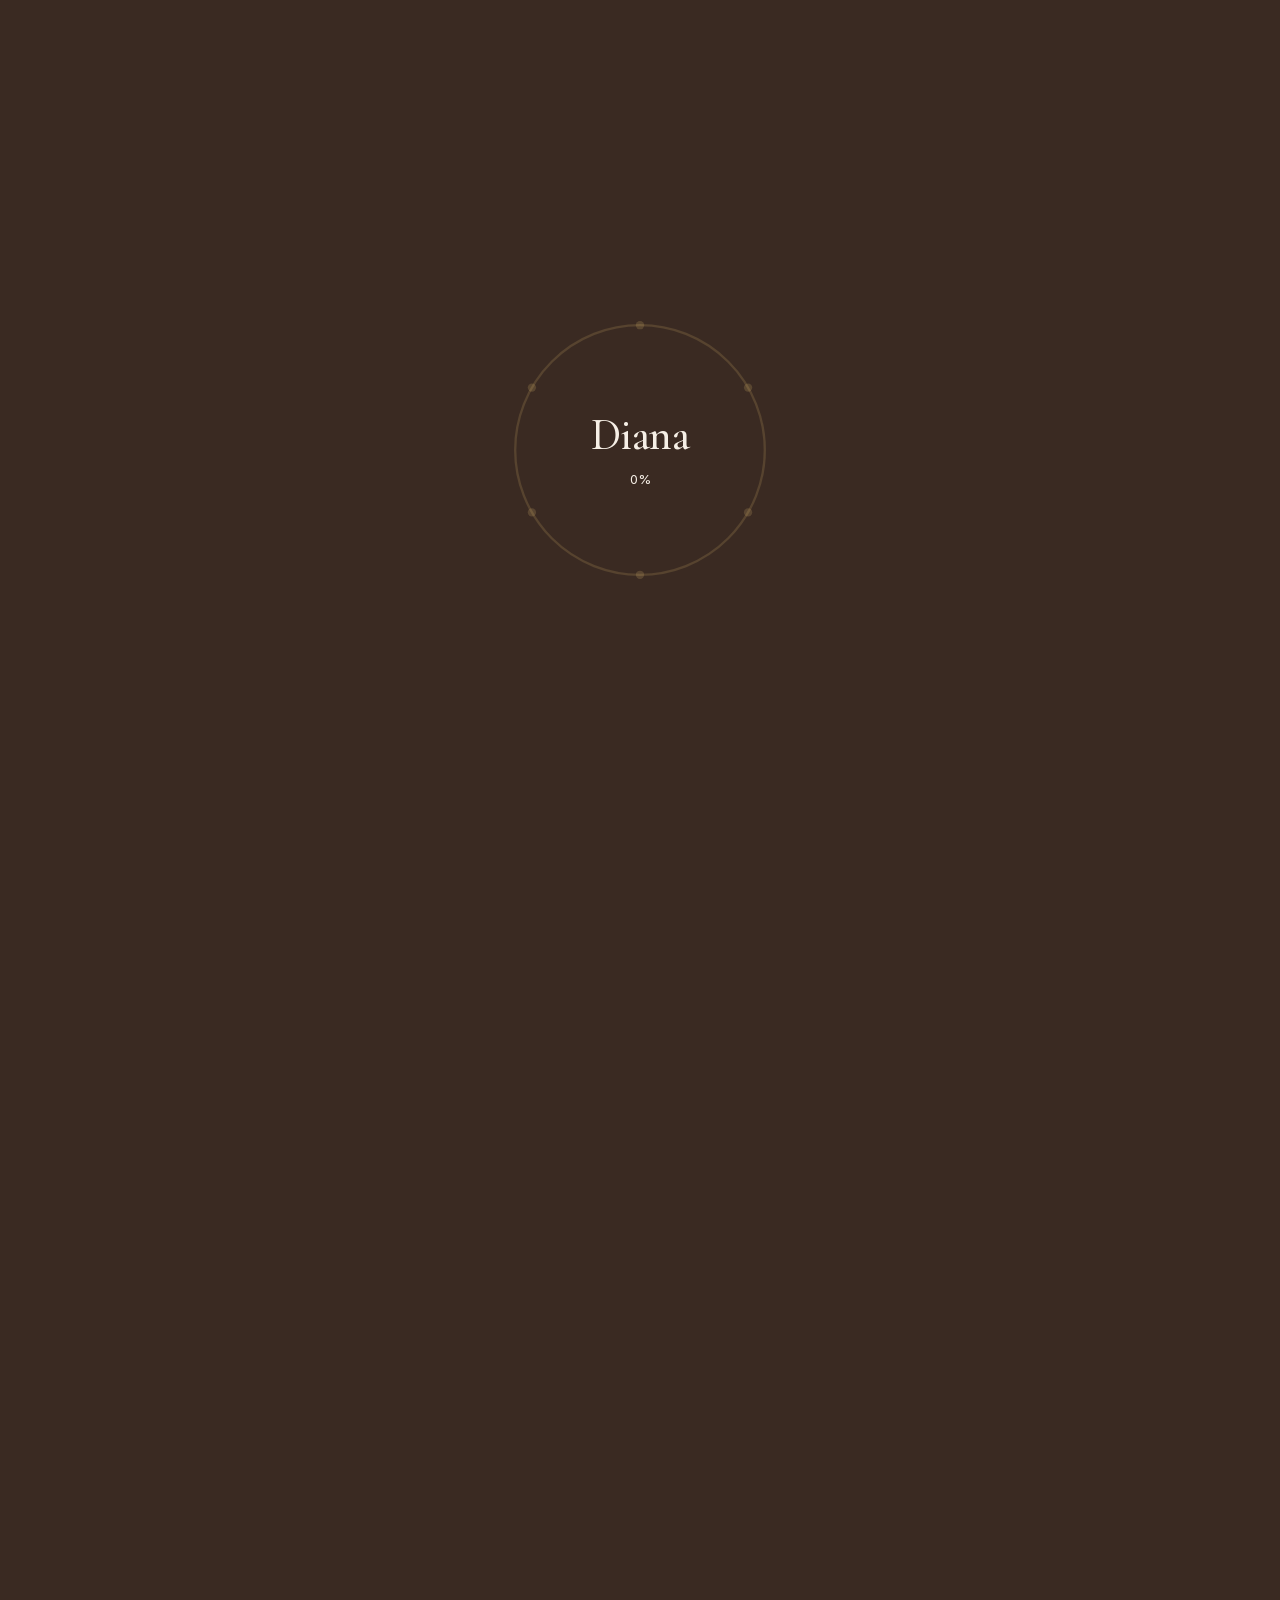
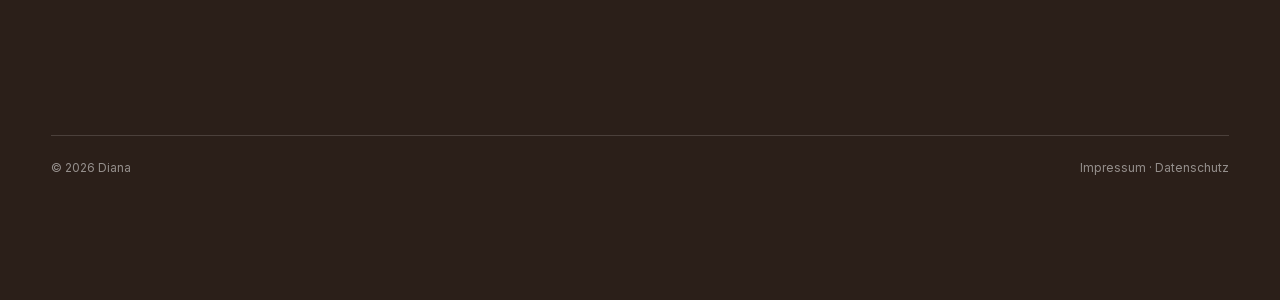
<file: index.html>
<!doctype html>
<html lang="de">
<head>
<meta charset="utf-8">
<meta name="viewport" content="width=device-width, initial-scale=1">
<title>Diana Keil – Portfolio</title>
<meta name="description" content="Fotos und Videos von Diana Keil – Hochzeiten, Events, Shootings und Social Media.">
<meta property="og:type" content="website">
<meta property="og:site_name" content="Diana Portfolio">
<meta property="og:title" content="Diana Portfolio">
<meta property="og:description" content="Fotos und Videos – Hochzeiten, Events, Shootings und Social Media.">
<meta property="og:url" content="https://dxana596.github.io/Portfolio---Diana-Keil-/">
<meta property="og:image" content="https://dxana596.github.io/Portfolio---Diana-Keil-/img/vorschau.jpg">
<meta property="og:image:width" content="1200">
<meta property="og:image:height" content="630">
<meta name="twitter:card" content="summary_large_image">
<link rel="icon" href="img/favicon.svg" type="image/svg+xml">
<link href="fonts/fonts.css" rel="stylesheet">
<script>try{if(localStorage.getItem("theme")==="light")document.documentElement.dataset.theme="light"}catch(e){}</script>
<style>
  :root{
    --bg:#f0ebe2; --fg:#131720; --muted:#7a7468;
    --gold:#c49a52; --gold-hi:#d4b06a; --gold-lo:#9a7a3d; --night:#090b12;
    --glass:rgba(80,80,80,.36); --glass-btn:rgba(255,255,255,.2);
    --serif:"Cormorant Garamond", Georgia, serif;
    --sans:"Inter", system-ui, sans-serif;
  }
  *{box-sizing:border-box;margin:0;padding:0}
  /* Seiten-Scroll: jede Galerie ist eine eigene Bildschirmseite, beim Scrollen rastet die Seite ein */
  html{scroll-behavior:smooth;scroll-snap-type:y mandatory}
  .hero,.theme,.contact{scroll-snap-align:start;scroll-snap-stop:always}
  .title,.cat__item,.h2,.contact__mail,.lb__theme,.loader__name,.about h2,.svc2__title,.step__n{font-variation-settings:"opsz" 48}
  body{overflow-x:hidden;background:var(--bg);color:var(--fg);font-family:var(--sans);-webkit-font-smoothing:antialiased}
  a{color:inherit}
  .sr-only{position:absolute;width:1px;height:1px;overflow:hidden;clip:rect(0 0 0 0);white-space:nowrap}

  /* ---------- Loader ---------- */
  .loader{position:fixed;inset:0;z-index:50;display:grid;place-items:center;background:var(--bg);transition:opacity .8s ease, visibility .8s}
  .loader.is-done{opacity:0;visibility:hidden}
  .loader__inner{text-align:center}
  .loader__name{font-family:var(--serif);font-size:44px;letter-spacing:-.01em;line-height:1}
  .loader__pct{font-size:13px;margin-top:14px;font-variant-numeric:tabular-nums}
  .loader__arc{position:absolute;left:50%;top:50%;width:260px;height:260px;transform:translate(-50%,-50%) rotate(-90deg)}
  .loader__arc circle{fill:none;stroke:var(--gold);stroke-width:.9;stroke-linecap:round;transition:stroke-dashoffset .3s ease}
  .loader__arc .loader__track{stroke-opacity:.18}
  .loader__arc .loader__dot{fill:var(--gold);stroke:none;opacity:.2;transition:opacity .4s ease}
  .loader__arc .loader__dot.is-on{opacity:1}

  /* ---------- Header ---------- */
  .hero{position:relative;height:100vh;height:100lvh;min-height:560px;overflow:hidden;display:flex}
  /* Logo (DK-Monogramm) */
  .title,.cat__item,.h2,.contact__mail,.lb__theme,.loader__name{font-weight:500}
  .logo{display:block;color:var(--gold)}
  .logo svg{display:block;width:100%;height:100%;overflow:visible}
  .logo text{font-family:"Cormorant Garamond", Georgia, serif;font-weight:300;letter-spacing:.08em}
  .logo--top{position:absolute;top:12px;left:4vw;z-index:12;width:54px;height:54px}
  .logo--top circle[stroke]{stroke-width:5} .logo--top text{font-weight:400}
  .logo--contact{width:110px;height:110px;margin:0 auto 26px;filter:drop-shadow(0 0 14px rgba(196,154,82,.28))}
  /* Kunden: zwei durchlaufende Logo-Balken (fotografiert / bearbeitet) */
  .clients{position:relative;z-index:5;background:transparent;min-height:100vh;min-height:100lvh;display:flex;flex-direction:column;justify-content:center;align-items:center;padding:80px 0;text-align:center;scroll-snap-align:start;scroll-snap-stop:always}
  .clients .eyebrow{margin-bottom:18px}
  .clients__title{font-family:var(--serif);font-weight:500;font-size:clamp(34px,4.4vw,64px);line-height:1;margin-bottom:clamp(40px,7vh,80px)}
  .marquee{width:100%;margin-bottom:clamp(36px,6vh,64px)}
  .marquee:last-child{margin-bottom:0}
  .marquee__label{font-size:clamp(16px,1.5vw,22px);font-weight:600;letter-spacing:.18em;text-transform:uppercase;color:var(--gold-lo);margin-bottom:20px}
  .marquee__view{overflow:hidden;border-top:1px solid rgba(196,154,82,.3);border-bottom:1px solid rgba(196,154,82,.3);padding:26px 0;-webkit-mask-image:linear-gradient(90deg,transparent,#000 10%,#000 90%,transparent);mask-image:linear-gradient(90deg,transparent,#000 10%,#000 90%,transparent)}
  .marquee__track{display:flex;align-items:center;width:max-content;animation:marquee 40s linear infinite}
  .marquee--rev .marquee__track{animation-direction:reverse}
  .marquee__track img{height:34px;width:auto;margin:0 clamp(34px,4vw,60px);opacity:.6;flex:none}
  .marquee__track img.tall{height:52px}
  .marquee__text{flex:none;margin:0 clamp(34px,4vw,60px);font-family:var(--serif);font-style:italic;font-weight:500;font-size:40px;line-height:1;letter-spacing:.01em;color:#131720;opacity:.6;white-space:nowrap}
  .marquee__text em{font-style:italic;color:var(--gold-lo);padding:0 .08em}
  @keyframes marquee{to{transform:translateX(-50%)}}
  /* Logo-Balken oben in der Real-Estate-Seite */
  .clients--inline{position:absolute;top:0;left:0;right:0;min-height:0;padding:clamp(40px,7vh,80px) 0 0;background:none;z-index:4;scroll-snap-align:none;justify-content:flex-start}
  .clients--inline .eyebrow{margin-bottom:10px}
  .clients--inline .clients__title{font-size:clamp(26px,2.8vw,42px);margin-bottom:clamp(16px,3vh,28px)}
  .clients--inline .marquee{margin-bottom:0}
  .clients--inline .marquee__view{padding:18px 0}
  @media (max-width:640px){
    .marquee__view{padding:18px 0}
    .marquee__track img{height:24px;margin:0 26px} .marquee__track img.tall{height:38px}
    .marquee__text{font-size:28px;margin:0 26px}
  }
  @media (max-width:700px){ .logo--top{width:40px;height:40px;top:10px;left:12px} .logo--contact{width:88px;height:88px} }
  header{position:absolute;top:0;left:0;right:0;z-index:10;text-align:center;padding:22px 16px 0;font-size:14px}
  header h1{font-weight:400;font-size:inherit}
  header a{text-decoration:underline;text-decoration-color:var(--gold);text-underline-offset:3px;cursor:pointer}

  /* ---------- Big title ---------- */
  .title{font-family:var(--serif);font-weight:400;font-size:clamp(64px,8.5vw,150px);line-height:.88;letter-spacing:-.01em}
  .title .w{display:inline-block;white-space:nowrap}
  .title span{display:inline-block;overflow:hidden;vertical-align:top}
  .title span i{display:inline-block;font-style:normal;transform:translateY(105%);transition:transform 1.2s cubic-bezier(.19,1,.22,1)}
  body.is-ready .title span i{transform:none}

  /* ---------- Startseite: Foto links, Name + Text rechts ---------- */
  .intro{flex:1;display:grid;grid-template-columns:minmax(0,5fr) minmax(0,6fr);gap:6vw;align-items:center;padding:90px 6vw 70px}
  .intro__photo{margin:0;justify-self:end;height:calc(100svh - 200px);max-height:820px;aspect-ratio:2/3;max-width:100%;border-radius:4px;overflow:hidden;background:#efedea;display:grid;place-items:center;color:var(--muted);font-size:12px;letter-spacing:.08em;text-transform:uppercase;opacity:0;transform:translateY(30px);transition:opacity 1.2s ease .2s, transform 1.4s cubic-bezier(.19,1,.22,1) .2s}
  .intro__photo{position:relative;overflow:visible;background:none}
  .intro__photo img{border-radius:4px}
  /* Ring mit Punkten (aus dem Logo) hinter dem Foto, dreht sich langsam */
  .intro__ring{position:absolute;left:50%;top:50%;height:106%;aspect-ratio:1;transform:translate(-50%,-50%);z-index:-1;color:var(--gold);opacity:.55;pointer-events:none}
  /* Name + Text: linksbündig */
  .intro__text{position:relative;z-index:2;justify-self:start}
  .intro__text .title{margin-left:-.034em}   /* das „D“ hat links etwas Luft – so steht es genau bündig mit dem Text */
  .intro__ring .ring{width:100%;height:100%;animation:ringspin 90s linear infinite}
  @keyframes ringspin{to{transform:rotate(360deg)}}
  /* kleiner Ring vor den Galerie-Namen */
  .intro__photo img{position:absolute;inset:0;width:100%;height:100%;object-fit:cover;display:block;opacity:0;transition:opacity 1.8s ease}
  .intro__photo img.is-on{opacity:1}
  body.is-ready .intro__photo{opacity:1;transform:none}
  .intro__lead{margin-top:30px;max-width:40ch;font-size:16px;line-height:1.65;color:#333;opacity:0;transition:opacity 1.2s ease .9s}
  body.is-ready .intro__lead{opacity:1}
  @media (max-width:760px){
    .intro{grid-template-columns:1fr;gap:26px;align-content:center;padding:70px 16px 40px}
    .intro__photo{justify-self:center;height:44svh;width:auto}
    .intro__text{text-align:center;justify-self:center}
    .intro__text .title{margin-left:0}
    .intro__lead{margin:18px auto 0;font-size:15px}
  }

  /* ---------- WebGL ---------- */
  canvas.gl{position:absolute;inset:0;width:100%;height:100%;z-index:2;cursor:grab;touch-action:pan-y}
  canvas.gl:active{cursor:grabbing}

  /* ---------- Eine Galerie pro Thema (unter der ersten) ---------- */
  .theme{position:relative;z-index:5;background:transparent;height:100vh;height:100lvh;min-height:420px;overflow:hidden}
  .theme__stage{position:absolute;inset:0}

  /* ---------- Category label ---------- */
  /* Themen-Name: oben links über dem Bildstreifen (Höhe wird im Script an die Oberkante der Bilder gesetzt) */
  .cat{position:absolute;left:4vw;top:50%;z-index:3;pointer-events:none}
  .cat__item{position:absolute;left:0;bottom:0;font-family:var(--serif);font-size:clamp(28px,3.2vw,52px);line-height:1;color:var(--fg);opacity:0;white-space:nowrap;transition:opacity .6s ease, transform .9s cubic-bezier(.19,1,.22,1)}
  .cat__item.is-active{opacity:1}
  .theme__link{position:absolute;right:4vw;top:50%;z-index:3;transform:translateY(-100%);font-size:14px;letter-spacing:.04em;color:var(--fg);text-decoration:none;border-bottom:1px solid currentColor;padding-bottom:2px;opacity:.75;transition:opacity .2s}
  .theme__link:hover{opacity:1}
  .cat__item.is-up{transform:translateY(-40%)}
  .cat__item.is-down{transform:translateY(40%)}

  .gal-count{position:absolute;z-index:6;left:50%;top:calc(var(--cy,50%) + var(--ch,120px));transform:translateX(-50%);font-size:12px;letter-spacing:.08em;color:var(--gold-lo);font-variant-numeric:tabular-nums;opacity:0;transition:opacity .8s .8s}
  body.is-ready .gal-count{opacity:1}

  /* ---------- About overlay ---------- */
  .about{position:fixed;inset:0;z-index:30;background:rgba(255,255,255,.72);backdrop-filter:blur(24px);-webkit-backdrop-filter:blur(24px);display:grid;place-items:center;padding:16px;opacity:0;visibility:hidden;transition:opacity .5s, visibility .5s}
  .about.is-open{opacity:1;visibility:visible}
  .about__inner{max-width:560px;text-align:center}
  .about__eyebrow{font-size:12px;letter-spacing:.08em;text-transform:uppercase;color:var(--muted)}
  .about h2{font-family:var(--serif);font-weight:400;font-size:clamp(44px,8vw,84px);line-height:.95;margin:14px 0 22px}
  .about p{font-size:15px;line-height:1.6;color:#333}
  .about ul{list-style:none;display:flex;gap:10px;justify-content:center;margin-top:28px;flex-wrap:wrap}
  .about li a,.about li button{display:inline-block;padding:10px 16px;border-radius:999px;background:#111;color:#fff;text-decoration:none;font:600 12px var(--sans);letter-spacing:.04em;text-transform:uppercase;border:0;cursor:pointer}
  .about__close{position:absolute;top:18px;right:18px;width:40px;height:40px;border-radius:50%;border:0;background:#111;color:#fff;font-size:18px;cursor:pointer}

  .grain{position:fixed;inset:-50%;z-index:4;pointer-events:none;opacity:.05;background-image:url("data:image/svg+xml;utf8,<svg xmlns='http://www.w3.org/2000/svg' width='160' height='160'><filter id='n'><feTurbulence type='fractalNoise' baseFrequency='.9' numOctaves='2' stitchTiles='stitch'/></filter><rect width='100%' height='100%' filter='url(%23n)'/></svg>");animation:grain 1s steps(6) infinite}
  @keyframes grain{0%{transform:translate(0,0)}25%{transform:translate(-3%,2%)}50%{transform:translate(2%,-3%)}75%{transform:translate(-2%,-1%)}100%{transform:translate(3%,2%)}}

  /* ---------- Hero-Extras ---------- */
  .topnav{position:absolute;top:18px;right:4vw;z-index:11;display:flex;gap:18px;font-size:13px}
  .topnav a{text-decoration:none;opacity:.75;transition:opacity .2s}
  .topnav a:hover{opacity:1;color:var(--gold-lo)}
  .scrollcue{position:absolute;left:4vw;bottom:34px;z-index:11;display:flex;align-items:center;gap:12px;font-size:12px;letter-spacing:.06em;text-transform:uppercase;text-decoration:none;color:var(--fg);opacity:0;transition:opacity 1s .8s}
  body.is-ready .scrollcue{opacity:.75}
  .scrollcue__line{position:relative;width:1px;height:40px;background:rgba(0,0,0,.15);overflow:hidden}
  .scrollcue__line::after{content:"";position:absolute;left:0;top:-40%;width:1px;height:40%;background:var(--fg);animation:cue 1.8s cubic-bezier(.65,0,.35,1) infinite}
  @keyframes cue{to{top:100%}}

  /* ---------- Sections ---------- */
  .wrap{padding:0 4vw}
  .eyebrow{font-size:12px;letter-spacing:.08em;text-transform:uppercase;color:var(--gold-lo)}
  .h2{font-family:var(--serif);font-weight:400;font-size:clamp(44px,6vw,96px);line-height:.88;letter-spacing:-.01em}
  .reveal{opacity:0;transform:translateY(40px);transition:opacity 1s ease, transform 1.2s cubic-bezier(.19,1,.22,1)}
  .reveal.is-in{opacity:1;transform:none}

  .services{position:relative;z-index:5;background:var(--bg);padding:120px 0 100px}
  .services__head{display:grid;grid-template-columns:1fr minmax(260px,380px);gap:40px;align-items:end;margin-bottom:56px}
  .services__head .h2{margin-top:18px}
  .services__intro{font-size:16px;line-height:1.6;color:#333}
  .svc2{border-bottom:1px solid rgba(0,0,0,.12)}
  .svc2__card{border-top:1px solid rgba(0,0,0,.12)}
  .svc2__head{width:100%;display:grid;grid-template-columns:56px 1fr minmax(200px,320px) 40px;gap:24px;align-items:center;padding:22px 0;background:none;border:0;font:inherit;color:inherit;text-align:left;cursor:pointer}
  .svc2__num{font-size:12px;letter-spacing:.08em;color:var(--muted);font-variant-numeric:tabular-nums}
  .svc2__title{font-family:var(--serif);font-weight:400;font-size:clamp(30px,3.2vw,52px);line-height:.95;letter-spacing:-.01em;transition:transform .7s cubic-bezier(.19,1,.22,1)}
  .svc2__head:hover .svc2__title,.svc2__card.is-open .svc2__title{transform:translateX(10px);font-style:italic}
  .svc2__short{font-size:14px;line-height:1.5;color:#444}
  .svc2__toggle{width:40px;height:40px;border-radius:50%;border:1px solid rgba(0,0,0,.2);display:grid;place-items:center;transition:transform .6s cubic-bezier(.19,1,.22,1), background .3s, color .3s, border-color .3s}
  .svc2__toggle svg{width:14px;height:14px}
  .svc2__head:hover .svc2__toggle{border-color:var(--fg)}
  .svc2__card.is-open .svc2__toggle{transform:rotate(45deg);background:var(--fg);color:#fff;border-color:var(--fg)}
  .svc2__more{display:grid;grid-template-rows:0fr;transition:grid-template-rows .9s cubic-bezier(.19,1,.22,1)}
  .svc2__more > div{overflow:hidden}
  .svc2__card.is-open .svc2__more{grid-template-rows:1fr}
  .svc2__detail{display:grid;grid-template-columns:56px auto minmax(0,1fr);gap:24px 4vw;align-items:end;padding:4px 0 40px}
  .svc2__media{grid-column:2;position:relative;overflow:hidden;border-radius:4px;aspect-ratio:4/5;width:300px;background:#e9e7e3;clip-path:inset(0 0 100% 0);transition:clip-path 1.1s cubic-bezier(.77,0,.18,1)}
  .svc2__card--wide .svc2__media{aspect-ratio:3/2;width:520px}
  .svc2__media img{width:100%;height:100%;object-fit:cover;object-position:center 30%;display:block;transform:scale(1.15);transition:transform 1.6s cubic-bezier(.19,1,.22,1)}
  .svc2__card.is-open .svc2__media{clip-path:inset(0 0 0 0)}
  .svc2__card.is-open .svc2__media img{transform:scale(1)}
  .svc2__info{opacity:0;transform:translateY(20px);transition:opacity .6s ease, transform .9s cubic-bezier(.19,1,.22,1)}
  .svc2__card.is-open .svc2__info{opacity:1;transform:none;transition-delay:.25s}
  .svc2__text{font-size:14px;line-height:1.65;color:#444;max-width:44ch}
  .svc2__tags{list-style:none;display:flex;flex-wrap:wrap;gap:8px;margin-top:20px}
  .svc2__tags li{padding:6px 12px;border-radius:999px;border:1px solid rgba(0,0,0,.14);font-size:12px;color:#333}
  .svc2__link{display:inline-flex;align-items:center;gap:10px;margin-top:26px;font:600 12px var(--sans);letter-spacing:.08em;text-transform:uppercase;color:var(--fg);text-decoration:none;padding-bottom:6px;border-bottom:1px solid currentColor}
  .svc2__link span{display:inline-block;transition:transform .5s cubic-bezier(.19,1,.22,1)}
  .svc2__link:hover span{transform:translateX(6px)}
  .pill{align-self:flex-start;display:inline-flex;align-items:center;gap:10px;padding:13px 20px;border-radius:999px;background:var(--fg);color:#fff;text-decoration:none;font:600 12px var(--sans);letter-spacing:.05em;text-transform:uppercase;transition:transform .3s}
  .pill:hover{transform:translateY(-2px)}

  .process{position:relative;z-index:5;background:var(--bg);padding:40px 0 140px}
  .process__grid{display:grid;grid-template-columns:repeat(3,1fr);gap:16px;margin-top:40px}
  .step{padding:28px;border-radius:14px;background:#f4f3f1;min-height:240px;display:flex;flex-direction:column;justify-content:space-between}
  .step__n{font-family:var(--serif);font-size:64px;line-height:1}
  .step h3{font-weight:600;font-size:16px;margin-bottom:8px}
  .step p{font-size:14px;line-height:1.55;color:#444}

  /* ---------- Testimonials (Kundenstimmen): mehrere Karten mit Bild und Name ---------- */
  .testi{position:relative;z-index:5;min-height:100vh;min-height:100lvh;display:flex;flex-direction:column;justify-content:center;align-items:center;text-align:center;padding:90px 0;scroll-snap-align:start;scroll-snap-stop:always}
  .testi__title{font-family:var(--serif);font-weight:500;font-size:clamp(34px,4vw,60px);line-height:1;margin:14px 0 0}
  .testi__row{display:flex;gap:clamp(18px,2vw,28px);justify-content:center;width:100%;padding:70px 6vw 10px;box-sizing:border-box}
  .testi__card{position:relative;flex:0 1 360px;background:#fff;border:1px solid rgba(196,154,82,.28);border-radius:8px;padding:62px 28px 30px;display:flex;flex-direction:column;align-items:center;box-shadow:0 18px 40px -22px rgba(19,23,32,.25)}
  .testi__img{position:absolute;top:0;left:50%;width:92px;height:92px;margin:-46px 0 0 -46px;border-radius:50%;overflow:hidden;border:2px solid var(--gold);background:#e8dcc6;display:grid;place-items:center;font-family:var(--serif);font-size:30px;color:var(--gold-lo)}
  .testi__img img{width:100%;height:100%;object-fit:cover;display:block}
  .testi__mark{font-family:var(--serif);font-size:64px;line-height:.5;height:26px;color:var(--gold)}
  .testi__quote{font-family:var(--serif);font-style:italic;font-weight:500;font-size:clamp(19px,1.5vw,23px);line-height:1.35;color:var(--fg);margin:6px 0 0}
  .testi__name{margin-top:auto;padding-top:24px;font-size:12px;font-weight:600;letter-spacing:.16em;text-transform:uppercase;color:var(--gold-lo)}
  .testi__name::before{content:"";display:block;width:30px;height:1px;background:var(--gold);margin:0 auto 12px}
  .testi__type{margin-top:4px;font-size:12px;letter-spacing:.04em;color:var(--muted)}
  @media (max-width:860px){
    /* Handy/Tablet: Karten nebeneinander zum Wischen */
    .testi__row{justify-content:flex-start;overflow-x:auto;scroll-snap-type:x mandatory;-webkit-overflow-scrolling:touch;scrollbar-width:none;padding:70px 10vw 16px}
    .testi__row::-webkit-scrollbar{display:none}
    .testi__card{flex:0 0 78vw;scroll-snap-align:center}
  }
  .testi__hint{display:none;margin-top:14px;font-size:11px;letter-spacing:.12em;text-transform:uppercase;color:var(--gold-lo)}
  @media (max-width:860px){.testi__hint{display:block}}
  .contact{position:relative;z-index:5;background:var(--night);color:#f1ece3;padding:140px 0 40px;text-align:center;min-height:100vh;min-height:100lvh;display:flex;flex-direction:column;justify-content:center}
  .contact .eyebrow{color:var(--gold)}
  .contact .h2{margin:20px 0 32px;font-size:clamp(26px,3vw,46px);line-height:1}
  .contact__mail{display:inline-block;font-family:var(--serif);font-size:clamp(18px,1.9vw,28px);text-decoration:none;border-bottom:1px solid rgba(196,154,82,.55);padding-bottom:4px;transition:border-color .3s}
  .contact__cta{display:inline-flex;align-items:center;gap:12px;margin:6px 0 4px;padding:17px 34px;border-radius:999px;background:linear-gradient(135deg,#d4b06a,#c49a52 50%,#9a7a3d);color:var(--night);font-size:14px;font-weight:600;letter-spacing:.08em;text-transform:uppercase;text-decoration:none;box-shadow:0 16px 36px -16px rgba(212,176,106,.6);transition:transform .3s,box-shadow .3s}
  .contact__cta span{transition:transform .3s}
  .contact__cta:hover{transform:translateY(-2px);box-shadow:0 22px 44px -16px rgba(212,176,106,.75)}
  .contact__cta:hover span{transform:translateX(4px)}
  .contact__or{font-size:12px;letter-spacing:.08em;opacity:.55;margin-bottom:12px}
  .contact__mail:hover{border-color:var(--gold-hi)}
  .contact__social{display:flex;gap:22px;justify-content:center;margin-top:34px;font-size:13px}
  .contact__social a{opacity:.7;text-decoration:none}
  .contact__social a:hover{opacity:1;color:var(--gold-hi)}
  footer{display:flex;justify-content:space-between;gap:16px;flex-wrap:wrap;margin-top:120px;padding-top:24px;border-top:1px solid rgba(255,255,255,.15);font-size:12px;color:rgba(255,255,255,.5)}

  /* ---------- Großansicht (Lightbox) ---------- */
  .lb{position:fixed;inset:0;z-index:45;display:grid;place-items:center;
    /* dunkler Hintergrund mit sanfter Vignette + starke Unschärfe der Seite dahinter */
    background:radial-gradient(ellipse at center, rgba(10,10,10,.82) 0%, rgba(3,3,3,.95) 75%);
    -webkit-backdrop-filter:blur(0px) saturate(1);backdrop-filter:blur(0px) saturate(1);
    opacity:0;visibility:hidden;transition:opacity .6s ease, visibility .6s, backdrop-filter .8s ease, -webkit-backdrop-filter .8s ease}
  .lb.is-open{opacity:1;visibility:visible;-webkit-backdrop-filter:blur(36px) saturate(.7);backdrop-filter:blur(36px) saturate(.7)}
  .lb__stage{position:relative;display:grid;place-items:center;width:100%;height:100%;padding:72px 96px 96px}
  .lb__item{grid-area:1/1;outline:1px solid rgba(255,255,255,.06);max-width:calc(100vw - 192px);max-height:calc(100vh - 168px);max-height:calc(100dvh - 168px);width:auto;height:auto;object-fit:contain;border-radius:6px;box-shadow:0 40px 120px rgba(0,0,0,.65), 0 10px 30px rgba(0,0,0,.4);opacity:0;transform:scale(.94);transition:opacity .5s ease, transform .7s cubic-bezier(.19,1,.22,1)}
  .lb__item.is-in{opacity:1;transform:none}
  .lb__item.is-out{opacity:0;transform:scale(.97);transition-duration:.3s}
  .lb__bar{position:absolute;left:0;right:0;bottom:28px;display:flex;justify-content:center;align-items:center;gap:18px;flex-wrap:wrap;padding:0 16px;color:rgba(255,255,255,.85);font-size:13px;letter-spacing:.03em}
  .lb__theme{font-family:var(--serif);font-size:22px;color:#fff;letter-spacing:0}
  .lb__count{font-variant-numeric:tabular-nums;color:rgba(255,255,255,.5)}
  .lb__link{color:#fff;text-decoration:none;border-bottom:1px solid rgba(255,255,255,.4);padding-bottom:2px}
  .lb__link:hover{border-color:#fff}
  .lb__btn{position:absolute;z-index:2;width:52px;height:52px;border-radius:50%;border:0;cursor:pointer;color:#fff;background:rgba(255,255,255,.1);backdrop-filter:blur(10px);-webkit-backdrop-filter:blur(10px);display:grid;place-items:center;transition:background .2s, transform .2s}
  .lb__btn:hover{background:rgba(255,255,255,.22)}
  .lb__btn:focus-visible{outline:2px solid #fff;outline-offset:3px}
  .lb__btn svg{width:20px;height:20px}
  .lb__close{top:18px;right:18px}
  .lb__prev{left:22px;top:50%;transform:translateY(-50%)}
  .lb__next{right:22px;top:50%;transform:translateY(-50%)}
  @media (max-width:640px){
    .lb__stage{padding:64px 12px 110px}
    .lb__item{max-width:calc(100vw - 24px);max-height:calc(100vh - 174px);max-height:calc(100dvh - 174px)}
    .lb__prev,.lb__next{top:auto;bottom:70px;transform:none;width:44px;height:44px}
    .lb__prev{left:16px}.lb__next{right:16px}
    .lb__bar{bottom:24px}
  }

  @media (max-width:1100px){ .scrollcue{display:none} }
  @media (max-width:860px){
    .services__head{grid-template-columns:1fr;gap:24px;margin-bottom:50px}
    .svc2__head{grid-template-columns:34px 1fr 44px;gap:12px;padding:26px 0}
    .svc2__short{display:none}
    .svc2__toggle{width:44px;height:44px}
    .svc2__title{font-size:34px}
    .svc2__head:hover .svc2__title,.svc2__card.is-open .svc2__title{transform:none}
    .svc2__detail{grid-template-columns:1fr;padding-bottom:40px}
    .svc2__media,.svc2__card--wide .svc2__media{grid-column:1;width:100%}
    .process__grid{grid-template-columns:1fr}
    .step{min-height:0;gap:30px}
  }
  @media (max-width:640px){
    .topnav,.scrollcue{display:none}
    .services{padding:100px 0 80px}
    .contact{padding:100px 0 30px}
    .title{top:12vh}
  }
  @media (prefers-reduced-motion:reduce){ .grain{animation:none} }
  /* ---------- Bewegter Hintergrund: Seiden-Linien + Gold-Punkte (Canvas), Kamera-Elemente in den Abschnitten ---------- */
  .bgfx{position:fixed;inset:0;z-index:0;pointer-events:none;overflow:hidden}
  .bgfx canvas{display:block;width:100%;height:100%}
  /* Kamera-Sucher: Fokus-Ecken als Rahmen um jede Galerie (Name + Bilder + Zähler) */
  .vf{position:absolute;z-index:3;left:2vw;right:2vw;top:var(--vft,10%);height:var(--vfh,80%);pointer-events:none;opacity:0;transition:opacity 1s .6s}
  body.is-ready .vf{opacity:1}
  .vf i{position:absolute;width:clamp(22px,2.6vw,40px);height:clamp(22px,2.6vw,40px);border:0 solid var(--gold);transition:transform .9s cubic-bezier(.19,1,.22,1)}
  .vf i:nth-child(1){top:0;left:0;border-top-width:1.5px;border-left-width:1.5px}
  .vf i:nth-child(2){top:0;right:0;border-top-width:1.5px;border-right-width:1.5px}
  .vf i:nth-child(3){bottom:0;left:0;border-bottom-width:1.5px;border-left-width:1.5px}
  .vf i:nth-child(4){bottom:0;right:0;border-bottom-width:1.5px;border-right-width:1.5px}
  /* "Scharfstellen": Ecken ziehen sich beim Ankommen kurz zusammen */
  .vf.is-focus i:nth-child(1){animation:vf1 1.1s cubic-bezier(.19,1,.22,1)}
  .vf.is-focus i:nth-child(2){animation:vf2 1.1s cubic-bezier(.19,1,.22,1)}
  .vf.is-focus i:nth-child(3){animation:vf3 1.1s cubic-bezier(.19,1,.22,1)}
  .vf.is-focus i:nth-child(4){animation:vf4 1.1s cubic-bezier(.19,1,.22,1)}
  @keyframes vf1{0%{transform:translate(-14px,-14px);opacity:0}100%{transform:none;opacity:1}}
  @keyframes vf2{0%{transform:translate(14px,-14px);opacity:0}100%{transform:none;opacity:1}}
  @keyframes vf3{0%{transform:translate(-14px,14px);opacity:0}100%{transform:none;opacity:1}}
  @keyframes vf4{0%{transform:translate(14px,14px);opacity:0}100%{transform:none;opacity:1}}
  .vf b{position:absolute;top:0;right:clamp(30px,3.4vw,52px);transform:translateY(-50%);font:500 10px var(--sans);letter-spacing:.14em;color:var(--gold-lo);display:flex;align-items:center;gap:6px}
  .vf b::before{content:"";width:6px;height:6px;border-radius:50%;background:#c0563f;animation:rec 1.6s steps(1) infinite}
  @keyframes rec{50%{opacity:0}}
  @media (prefers-reduced-motion:reduce){.vf.is-focus i{animation:none}.vf b::before{animation:none}}
  .hero{z-index:5}

  /* Eigener Cursor: Gold-Punkt + nachziehender Ring (nur Maus, nicht Handy) */
  .cur{display:none}
  @media (hover:hover) and (pointer:fine){
    html.has-cur, html.has-cur *{cursor:none !important}
    .cur{display:block;position:fixed;left:0;top:0;z-index:9999;pointer-events:none;border-radius:50%;opacity:0;transition:opacity .3s}
    html.cur-on .cur{opacity:1}
    .cur--dot{width:7px;height:7px;margin:-3.5px 0 0 -3.5px;background:var(--gold)}
    .cur--ring{width:38px;height:38px;margin:-19px 0 0 -19px;border:1.5px solid var(--gold);transition:opacity .3s, width .25s, height .25s, margin .25s, background .25s, border-color .25s}
    html.cur-link .cur--ring{width:60px;height:60px;margin:-30px 0 0 -30px;background:rgba(196,154,82,.14);border-color:var(--gold-hi)}
    html.cur-down .cur--ring{width:26px;height:26px;margin:-13px 0 0 -13px}
  }
  /* Kontakt-Knopf unten rechts (immer erreichbar, außer auf Start- und Kontaktseite) */
  .fab{position:fixed;right:clamp(16px,3vw,32px);bottom:calc(clamp(16px,3vw,32px) + env(safe-area-inset-bottom));z-index:20;display:flex;align-items:center;gap:10px;padding:13px 20px 13px 17px;border-radius:999px;background:var(--night);color:#f1ece3;border:1px solid rgba(196,154,82,.55);font-size:13px;letter-spacing:.06em;text-decoration:none;box-shadow:0 14px 32px -14px rgba(9,11,18,.55);opacity:0;visibility:hidden;transform:translateY(14px);transition:opacity .45s,visibility .45s,transform .45s,background .25s,border-color .25s}
  .fab.is-on{opacity:1;visibility:visible;transform:none}
  .fab:hover{background:#1a1f2c;border-color:var(--gold-hi)}
  .fab svg{width:17px;height:17px;color:var(--gold-hi);flex:none}

  /* =========== Dunkler Modus (Espresso) – gilt, solange nicht „hell“ gewählt ist =========== */
  :root:not([data-theme="light"]){--bg:#3a2a22;--fg:#f6efe6;--muted:#ddcfc2;--gold:#d8b46c;--gold-hi:#e8c987;--gold-lo:#ecd29e}
  html:not([data-theme="light"]) .marquee__text{color:var(--fg)}
  html:not([data-theme="light"]) .intro__lead{color:#cfc8bc}
  html:not([data-theme="light"]) .marquee__track img{filter:brightness(0) invert(1);opacity:.55}
  html:not([data-theme="light"]) .intro__photo{background:none}
  html:not([data-theme="light"]) .scrollcue__line{background:rgba(255,255,255,.18)}
  html:not([data-theme="light"]) .about{background:rgba(58,42,34,.92)}
  html:not([data-theme="light"]) .about li a,html:not([data-theme="light"]) .about li button,html:not([data-theme="light"]) .about__close{background:var(--gold);color:var(--night)}
  html:not([data-theme="light"]) .pill{background:var(--gold);color:var(--night)}
  html:not([data-theme="light"]) .svc2,html:not([data-theme="light"]) .svc2__card{border-color:rgba(255,255,255,.12)}
  html:not([data-theme="light"]) .svc2__toggle{border-color:rgba(255,255,255,.25)}
  html:not([data-theme="light"]) .svc2__card.is-open .svc2__toggle{background:var(--gold);color:var(--night);border-color:var(--gold)}
  html:not([data-theme="light"]) .svc2__tags li{border-color:rgba(255,255,255,.18);color:#d8d2c8}
  html:not([data-theme="light"]) .testi__card{--fg:#131720;--muted:#7a7468;color:#131720;box-shadow:0 24px 50px -24px rgba(0,0,0,.8)}
  html:not([data-theme="light"]) .testi__name{color:#9a7a3d}
  html:not([data-theme="light"]) .contact{background:#2b1f19}
  html:not([data-theme="light"]) .fab{background:#4e3b31}
  /* Farbschein hinter jeder Galerie: weiches Licht in den Farben des Bildes in der Mitte */
  .glow{position:absolute;inset:0;z-index:1;pointer-events:none;opacity:0;transition:opacity 1.2s ease;
    background:radial-gradient(ellipse 75% 62% at 50% var(--cy,50%),rgb(212 168 98 / .5),rgb(212 168 98 / .18) 50%,transparent 80%);filter:blur(40px)}
  .glow{-webkit-mask-image:linear-gradient(180deg,transparent 0,#000 28%,#000 72%,transparent 100%);mask-image:linear-gradient(180deg,transparent 0,#000 28%,#000 72%,transparent 100%)}
  .theme.is-lit .glow{opacity:1}
  /* Lichtreflexe wie bei alten Filmkameras (Light Leaks) */
  .leaks{position:fixed;inset:0;z-index:1;pointer-events:none;overflow:hidden;mix-blend-mode:screen}
  .leaks i{position:absolute;border-radius:50%;filter:blur(60px);opacity:.0;animation:leak 26s ease-in-out infinite}
  .leaks i:nth-child(1){width:55vmax;height:38vmax;left:-22vmax;top:-12vmax;background:radial-gradient(closest-side,rgba(255,138,48,.55),rgba(214,92,40,.25) 55%,transparent);animation-duration:24s}
  .leaks i:nth-child(2){width:46vmax;height:46vmax;right:-24vmax;bottom:-20vmax;background:radial-gradient(closest-side,rgba(232,176,92,.5),rgba(196,120,60,.2) 55%,transparent);animation-duration:31s;animation-delay:-9s}
  .leaks i:nth-child(3){width:30vmax;height:60vmax;right:-14vmax;top:-10vmax;background:radial-gradient(closest-side,rgba(255,96,64,.38),transparent);animation-duration:37s;animation-delay:-17s}
  @keyframes leak{0%,100%{opacity:.18;transform:translate(0,0) scale(1)}35%{opacity:.62;transform:translate(6vmax,4vmax) scale(1.12)}60%{opacity:.3;transform:translate(-3vmax,7vmax) scale(.95)}}
  @media (prefers-reduced-motion:reduce){.leaks i{animation:none;opacity:.3}}
  html[data-theme="light"] .leaks{display:none}
  /* Weniger Grafik: Seidenlinien/Punkte im Hintergrund und Lichtflecken ausgeblendet (zum Zurückholen diese zwei Zeilen löschen) */
  .bgfx canvas{display:none}
  .leaks{display:none}
  /* Dunkler Modus: fester Farbverlauf Espresso → Karamell hinter allem */
  html:not([data-theme="light"]) .bgfx{background:
    radial-gradient(120% 90% at 100% 100%,rgba(176,122,62,.55),rgba(176,122,62,0) 60%),
    radial-gradient(80% 60% at 85% 70%,rgba(206,150,82,.22),rgba(206,150,82,0) 70%),
    linear-gradient(160deg,#2a1d17 0%,#3a2a22 45%,#5b3f2a 100%)}
  /* 3D-Kippen des Startfotos */
  .intro__tilt{position:absolute;inset:0;will-change:transform;border-radius:4px;box-shadow:0 30px 60px -30px rgba(0,0,0,.55)}
  .intro__glare{position:absolute;inset:0;border-radius:4px;pointer-events:none;opacity:calc(var(--ga,0) * .35);
    background:radial-gradient(circle at var(--gx,50%) var(--gy,30%),rgba(255,255,255,.75),rgba(255,255,255,0) 55%)}
  /* Foto umdrehen: Vorder- und Rückseite */
  .intro__photo{cursor:pointer}
  .intro__back{visibility:hidden}
  .intro__tilt.show-back .intro__back{visibility:visible}
  .intro__tilt.show-back img,.intro__tilt.show-back .intro__glare{visibility:hidden}
  .intro__back{position:absolute;inset:0;border-radius:4px;transform:rotateY(180deg);
    background:#f3ede3;color:#2a251f;display:grid;place-items:center;text-align:center;padding:10%;
    box-shadow:inset 0 0 0 10px #f3ede3,inset 0 0 0 11px rgba(196,154,82,.55)}
  .intro__backin{display:flex;flex-direction:column;align-items:center;gap:14px;text-transform:none;letter-spacing:normal}
  .intro__mono{width:46px;height:46px;border-radius:50%;border:1px solid #c49a52;display:grid;place-items:center;font-family:var(--serif);font-size:18px;letter-spacing:.06em;color:#9a7a3d;margin-bottom:2px}
  .intro__back b{font-family:var(--serif);font-weight:500;font-size:clamp(30px,3vw,46px);line-height:1}
  .intro__back i{font-style:normal;font-size:11px;letter-spacing:.16em;text-transform:uppercase;color:#9a7a3d}
  .intro__back em{font-family:var(--serif);font-style:italic;font-weight:500;font-size:clamp(15px,1.2vw,19px);line-height:1.4;color:#2a251f;max-width:22ch}
  .intro__qm{font-family:var(--serif);font-size:64px;line-height:.4;height:22px;color:#c49a52}
  .intro__back small{margin-top:18px;font-size:10px;letter-spacing:.14em;text-transform:uppercase;color:#9a8f82}
  /* Hell/Dunkel-Knopf oben rechts */
  .topnav{align-items:center}
  .theme-btn{display:inline-flex;align-items:center;gap:7px;padding:6px 12px 6px 9px;border-radius:999px;border:1px solid rgba(196,154,82,.55);background:transparent;color:inherit;font:inherit;font-size:12px;letter-spacing:.04em;cursor:pointer;transition:background .25s,border-color .25s}
  .theme-btn:hover{border-color:var(--gold-hi);background:rgba(196,154,82,.12)}
  .theme-btn svg{width:15px;height:15px;color:var(--gold)}
  .theme-btn .ic-moon{display:none}
  html[data-theme="light"] .theme-btn .ic-sun{display:none}
  html[data-theme="light"] .theme-btn .ic-moon{display:block}
  html.theme-anim,html.theme-anim *{transition:background-color .5s ease,color .5s ease,border-color .5s ease !important}
  /* Startseite: Berufsbezeichnung über dem Namen + Leistungen als kleine Knöpfe */
  .intro__role{font-size:13px;font-weight:600;letter-spacing:.22em;text-transform:uppercase;color:var(--gold);margin-bottom:18px;opacity:0;transition:opacity 1.2s ease .6s}
  .intro__chips{display:flex;flex-wrap:wrap;gap:10px;margin-top:28px;opacity:0;transition:opacity 1.2s ease 1.1s}
  body.is-ready .intro__role,body.is-ready .intro__chips{opacity:1}
  .intro__chips a{padding:9px 16px;border:1px solid rgba(196,154,82,.55);border-radius:999px;font-size:13px;letter-spacing:.03em;text-decoration:none;transition:background .25s,border-color .25s,color .25s}
  .intro__chips a:hover{background:var(--gold);border-color:var(--gold);color:#1a130f}
  @media (max-width:900px){ .intro__role{margin-bottom:12px;font-size:11px} .intro__chips{justify-content:center;margin-top:20px;gap:8px} .intro__chips a{padding:7px 12px;font-size:12px} }
</style>
<script>
  // Seite startet immer ganz oben – auch beim Neuladen und wenn ein #Anker in der Adresse steht
  if ("scrollRestoration" in history) history.scrollRestoration = "manual";
  if (location.hash) history.replaceState(null, "", location.pathname + location.search);
  const toTop = () => { const h = document.documentElement, b = h.style.scrollBehavior; h.style.scrollBehavior = "auto"; window.scrollTo(0, 0); h.style.scrollBehavior = b; };
  toTop();
  addEventListener("DOMContentLoaded", toTop);
  addEventListener("load", () => { toTop(); setTimeout(toTop, 50); });
  addEventListener("pageshow", e => { if (e.persisted) toTop(); });
</script>
</head>
<body>
<div class="bgfx" id="bgfx" aria-hidden="true">
</div>
<script>
  // Hintergrund: goldene Seiden-Linien + schwebende Gold-Punkte, die Maus/Finger ausweichen und sich verbinden
  const BG_LINES = false;   // true = Seidenlinien und Punkte wieder anzeigen (dann auch ".bgfx canvas{display:none}" im CSS löschen)
  if (BG_LINES) (function(){
    const box = document.getElementById("bgfx"), cv = document.createElement("canvas"); box.appendChild(cv);
    const ctx = cv.getContext("2d"), still = matchMedia("(prefers-reduced-motion:reduce)").matches;
    let W = 0, H = 0, dpr = 1, phone = false, dots = [];
    const ptr = { x:-999, y:-999, on:0 };
    function size(){
      dpr = Math.min(devicePixelRatio || 1, 2); W = innerWidth; H = innerHeight; phone = W < 640;
      cv.width = W*dpr; cv.height = H*dpr; ctx.setTransform(dpr,0,0,dpr,0,0);
      const n = phone ? 16 : 30;
      while (dots.length < n) dots.push(newDot(true));
      dots.length = n;
    }
    function newDot(any){
      return { x: Math.random()*W, y: any ? Math.random()*H : H + 10, r: 1 + Math.random()*2,
               vy: -(H/ (14 + Math.random()*16)) / 60, vx: (Math.random()-.5)*.25, ox:0, oy:0,
               a: .3 + Math.random()*.45, w: Math.random()*6.28 };
    }
    addEventListener("resize", size); size();
    const setPtr = (x,y) => { ptr.x = x; ptr.y = y; ptr.on = 1; };
    addEventListener("pointermove", e => setPtr(e.clientX, e.clientY), { passive:true });
    addEventListener("pointerdown", e => setPtr(e.clientX, e.clientY), { passive:true });
    addEventListener("touchmove", e => { const t = e.touches[0]; if (t) setPtr(t.clientX, t.clientY); }, { passive:true });
    document.addEventListener("mouseleave", () => ptr.on = 0);

    // Seiden-Bänder: je ein Bündel feiner Linien, die sich langsam wiegen
    const bands = [
      { y:.22, amp:.07, f:1.3, sp:.00011, lines:11, spread:34, al:.16 },
      { y:.58, amp:.09, f:.9,  sp:.00008, lines:13, spread:46, al:.13 },
      { y:.86, amp:.06, f:1.7, sp:.00014, lines:9,  spread:26, al:.11 },
    ];
    function silk(t){
      const step = phone ? 14 : 10;
      for (const b of bands){
        const L = phone ? Math.ceil(b.lines*.7) : b.lines;
        for (let i = 0; i < L; i++){
          const k = i/(L-1) - .5;
          ctx.beginPath();
          for (let x = -20; x <= W + 20; x += step){
            const u = x / W, ph = t*b.sp;
            const y = H*b.y
              + Math.sin(u*Math.PI*2*b.f + ph*6 + k*.9) * H*b.amp
              + Math.sin(u*Math.PI*3.1 - ph*4 + 1.7) * H*b.amp*.45
              + k*b.spread*(1 + .6*Math.sin(u*5 + ph*5));
            x === -20 ? ctx.moveTo(x,y) : ctx.lineTo(x,y);
          }
          ctx.strokeStyle = `rgba(196,154,82,${(b.al*(1 - Math.abs(k)*1.2)).toFixed(3)})`;
          ctx.lineWidth = .8; ctx.stroke();
        }
      }
    }
    let last = performance.now();
    function frame(t){
      const dt = Math.min(3, (t - last)/16.7); last = t;
      ctx.clearRect(0,0,W,H);
      silk(t);
      ptr.on = Math.max(0, ptr.on - (phone ? .012 : .002)*dt);
      const R = phone ? 110 : 150;
      for (const d of dots){
        d.y += d.vy*dt; d.x += (d.vx + Math.sin(t*.0007 + d.w)*.15)*dt;
        if (d.y < -20) Object.assign(d, newDot(false));
        // ausweichen
        let tx = 0, ty = 0;
        if (ptr.on > 0){
          const dx = d.x - ptr.x, dy = d.y - ptr.y, dist = Math.hypot(dx,dy);
          if (dist < R && dist > .1){ const f = (1 - dist/R)*38*ptr.on; tx = dx/dist*f; ty = dy/dist*f; }
        }
        d.ox += (tx - d.ox)*.08*dt; d.oy += (ty - d.oy)*.08*dt;
        d.px = d.x + d.ox; d.py = d.y + d.oy;
      }
      // Sternbild-Linien zwischen nahen Punkten in der Nähe von Maus/Finger
      if (ptr.on > 0){
        const R2 = R*1.6;
        for (let i = 0; i < dots.length; i++){
          const a = dots[i]; if (Math.hypot(a.px-ptr.x, a.py-ptr.y) > R2) continue;
          for (let j = i+1; j < dots.length; j++){
            const b = dots[j]; if (Math.hypot(b.px-ptr.x, b.py-ptr.y) > R2) continue;
            const dd = Math.hypot(a.px-b.px, a.py-b.py); if (dd > 170) continue;
            ctx.strokeStyle = `rgba(196,154,82,${((1 - dd/170)*.55*ptr.on).toFixed(3)})`;
            ctx.lineWidth = .7; ctx.beginPath(); ctx.moveTo(a.px,a.py); ctx.lineTo(b.px,b.py); ctx.stroke();
          }
        }
      }
      for (const d of dots){
        const fade = Math.min(1, (H - d.py)/(H*.12), (d.py + 20)/(H*.15));
        ctx.globalAlpha = Math.max(0, d.a*fade); ctx.fillStyle = "#c49a52";
        ctx.beginPath(); ctx.arc(d.px, d.py, d.r, 0, 6.283); ctx.fill();
      }
      ctx.globalAlpha = 1;
      if (!still) requestAnimationFrame(frame);
    }
    requestAnimationFrame(frame);
  })();

</script>

<div class="loader" id="loader">
  <svg class="loader__arc" viewBox="0 0 100 100"><circle cx="50" cy="50" r="48" class="loader__track"/><circle id="loaderArc" cx="50" cy="50" r="48"/><circle class="loader__dot" cx="98.00" cy="50.00" r="1.6"/><circle class="loader__dot" cx="74.00" cy="91.57" r="1.6"/><circle class="loader__dot" cx="26.00" cy="91.57" r="1.6"/><circle class="loader__dot" cx="2.00" cy="50.00" r="1.6"/><circle class="loader__dot" cx="26.00" cy="8.43" r="1.6"/><circle class="loader__dot" cx="74.00" cy="8.43" r="1.6"/></svg>
  <div class="loader__inner">
    <div class="loader__name" id="loaderName">Diana</div>
    <div class="loader__pct" id="loaderPct">0%</div>
  </div>
</div>

<section class="hero" id="hero">
  <a class="logo logo--top" href="#hero" aria-label="Diana Keil – nach oben"><svg viewBox="0 0 200 200" fill="none" aria-hidden="true"><defs><linearGradient id="lgTop" x1="0" y1="0" x2="200" y2="200" gradientUnits="userSpaceOnUse"><stop offset="0" stop-color="#d4b06a"/><stop offset=".48" stop-color="#c49a52"/><stop offset="1" stop-color="#9a7a3d"/></linearGradient></defs><circle cx="100" cy="100" r="92" stroke="#c49a52" stroke-width=".6" opacity=".22"/><circle cx="100" cy="100" r="80" stroke="url(#lgTop)" stroke-width="2"/><g fill="#c49a52"><circle cx="100" cy="20" r="3.6"/><circle cx="169.3" cy="60" r="3.6"/><circle cx="169.3" cy="140" r="3.6"/><circle cx="100" cy="180" r="3.6"/><circle cx="30.7" cy="140" r="3.6"/><circle cx="30.7" cy="60" r="3.6"/></g><text x="100" y="101" text-anchor="middle" dominant-baseline="central" font-size="74" fill="url(#lgTop)">DK</text></svg></a>
  <header>
    <h1><a id="aboutLink">Diana</a> – Fotografin aus Deutschland.</h1>
  </header>
  <div class="intro">
    <figure class="intro__photo" id="introPhoto"><span>Hier kommt dein Foto hin</span></figure>
    <div class="intro__text">
      <div class="intro__role">Fotografin &amp; Videografin</div>
      <h2 class="title" id="title"><span class="sr-only"></span><span id="titleInner" aria-hidden="true"></span></h2>
      <p class="intro__lead" id="introText"></p>
      <nav class="intro__chips" aria-label="Was ich mache">
        <a href="#hochzeiten">Hochzeiten</a><a href="#events">Events</a><a href="#portraits">Portraits &amp; Shootings</a><a href="#social-media">Social-Media-Videos</a>
      </nav>
    </div>
  </div>
  <nav class="topnav" aria-label="Seiten">
    <button class="theme-btn" id="themeBtn" type="button" aria-label="Hell/Dunkel umschalten">
      <svg class="ic-sun" viewBox="0 0 24 24" fill="none" stroke="currentColor" stroke-width="1.6" stroke-linecap="round" aria-hidden="true"><circle cx="12" cy="12" r="4.2"/><path d="M12 2.5v2.2M12 19.3v2.2M4.6 4.6l1.6 1.6M17.8 17.8l1.6 1.6M2.5 12h2.2M19.3 12h2.2M4.6 19.4l1.6-1.6M17.8 6.2l1.6-1.6"/></svg>
      <svg class="ic-moon" viewBox="0 0 24 24" fill="none" stroke="currentColor" stroke-width="1.6" stroke-linecap="round" stroke-linejoin="round" aria-hidden="true"><path d="M20 14.5A8 8 0 0 1 9.5 4a8 8 0 1 0 10.5 10.5z"/></svg>
      <span class="theme-btn__txt">Hell</span>
    </button>
  </nav>
  <a class="scrollcue" href="#kontakt"><span class="scrollcue__line"></span>Kontakt</a>
</section>

<!-- Weitere Themen: jede Galerie wird automatisch aus CONFIG.galleries erzeugt -->
<div id="themes"></div>

<!-- ===================== KUNDEN ===================== -->
<!-- Logos werden per JS aus CONFIG.clients in die Balken gesetzt -->
<section class="clients" id="kunden" aria-label="Kunden">
  <div class="eyebrow reveal">(Kunden)</div>
  <div class="marquee reveal" id="mqFoto">
    <div class="marquee__label">Production</div>
    <div class="marquee__view"><div class="marquee__track"></div></div>
  </div>
</section>
<!-- hier wird per JS die Galerie mit placeAfter: "kunden" eingesetzt (Real Estate) -->
<section class="clients clients--edit" id="kunden-bearbeitet" aria-label="Post Production">
  <div class="marquee marquee--rev reveal" id="mqEdit">
    <div class="marquee__label">Post Production</div>
    <div class="marquee__view"><div class="marquee__track"></div></div>
  </div>
</section>

<!-- ===================== KONTAKT ===================== -->
<section class="testi" id="stimmen" aria-label="Kundenstimmen">
  <div class="eyebrow reveal">(Kundenstimmen)</div>
  <h2 class="testi__title reveal">Was meine Kunden sagen</h2>
  <div class="testi__row reveal" id="testiRow"></div>
  <div class="testi__hint">← wischen →</div>
</section>

<section class="contact" id="kontakt">
  <div class="wrap">
    <div class="logo logo--contact reveal" role="img" aria-label="Diana Keil Logo"><svg viewBox="0 0 200 200" fill="none" aria-hidden="true"><defs><linearGradient id="lgContact" x1="0" y1="0" x2="200" y2="200" gradientUnits="userSpaceOnUse"><stop offset="0" stop-color="#d4b06a"/><stop offset=".48" stop-color="#c49a52"/><stop offset="1" stop-color="#9a7a3d"/></linearGradient></defs><circle cx="100" cy="100" r="92" stroke="#c49a52" stroke-width=".6" opacity=".22"/><circle cx="100" cy="100" r="80" stroke="url(#lgContact)" stroke-width="2"/><g fill="#c49a52"><circle cx="100" cy="20" r="3.6"/><circle cx="169.3" cy="60" r="3.6"/><circle cx="169.3" cy="140" r="3.6"/><circle cx="100" cy="180" r="3.6"/><circle cx="30.7" cy="140" r="3.6"/><circle cx="30.7" cy="60" r="3.6"/></g><text x="100" y="101" text-anchor="middle" dominant-baseline="central" font-size="74" fill="url(#lgContact)">DK</text></svg></div>
    <div class="eyebrow reveal">(Kontakt)</div>
    <h2 class="h2 reveal">Lern mich und<br>meine Arbeit kennen.</h2>
    <div class="reveal"><a class="contact__cta" id="contactCta" href="mailto:diana.keil09@gmail.com">Anfrage stellen <span aria-hidden="true">→</span></a></div>
    <div class="contact__social reveal">
      <a href="https://www.instagram.com/diana.keil_/" target="_blank" rel="noopener">Instagram</a>
    </div>
    <footer>
      <span>© <span id="year"></span> <span id="footName">Diana</span></span>
      <span><a href="impressum.html" style="text-decoration:none">Impressum</a> · <a href="datenschutz.html" style="text-decoration:none">Datenschutz</a></span>
    </footer>
  </div>
</section>



<div class="lb" id="lb" role="dialog" aria-modal="true" aria-label="Großansicht" aria-hidden="true">
  <div class="lb__stage" id="lbStage"></div>
  <button class="lb__btn lb__close" id="lbClose" aria-label="Schließen"><svg viewBox="0 0 24 24" fill="none" stroke="currentColor" stroke-width="2" stroke-linecap="round"><path d="M6 6l12 12M18 6L6 18"/></svg></button>
  <button class="lb__btn lb__prev" id="lbPrev" aria-label="Vorheriges"><svg viewBox="0 0 24 24" fill="none" stroke="currentColor" stroke-width="2" stroke-linecap="round" stroke-linejoin="round"><path d="M20 12H4M10 6l-6 6 6 6"/></svg></button>
  <button class="lb__btn lb__next" id="lbNext" aria-label="Nächstes"><svg viewBox="0 0 24 24" fill="none" stroke="currentColor" stroke-width="2" stroke-linecap="round" stroke-linejoin="round"><path d="M4 12h16M14 6l6 6-6 6"/></svg></button>
  <div class="lb__bar">
    <span class="lb__theme" id="lbTheme"></span>
    <span class="lb__count" id="lbCount"></span>
    <span id="lbViews"></span>
    <a class="lb__link" id="lbLink" target="_blank" rel="noopener">Auf Instagram ansehen ↗</a>
    <a class="lb__link" id="lbTiktok" target="_blank" rel="noopener" hidden>Auf TikTok ansehen ↗</a>
  </div>
</div>

<section class="about" id="about" aria-hidden="true">
  <button class="about__close" id="aboutClose" aria-label="Schließen">✕</button>
  <div class="about__inner">
    <div class="about__eyebrow">(Photographer)</div>
    <h2 id="aboutName">Diana</h2>
    <p>Hi, ich bin Diana – ich halte Momente fest, die bleiben. Ich fotografiere und filme Hochzeiten, Events und Shootings. Scroll weiter und schau dir meine Arbeiten an.</p>
    <ul>
      <li><button id="copyMail">E-Mail kopieren</button></li>
      <li><a href="https://www.instagram.com/diana.keil_/" target="_blank" rel="noopener">Instagram</a></li>
    </ul>
  </div>
</section>

<script type="importmap">
{ "imports": { "three": "./js/three.module.js" } }
</script>
<script type="module">
import * as THREE from "three";

/* =========================================================
   KONFIGURATION – hier eigene Inhalte eintragen
   ========================================================= */
const CONFIG = {
  name: "Diana",
  email: "diana.keil09@gmail.com",
  bigTitle: "Diana Keil",
  // Galerien – oben läuft eine Übersicht mit allen Themen, darunter bekommt jedes Thema seine eigene Galerie.
  // "items" sind eigene Bild-Pfade ("img/hochzeiten/wed-1.jpg") oder Videos (".mp4" / ".webm").
  // format: "portrait" = nur 9:16 (z. B. für Social-Media-Videos), "landscape" = nur 16:9
  look: [1, 1, 1],   // neutral (keine Tönung)
  galleries: [
    { name: "Hochzeiten", placeAfter: "kunden", headerFrom: "kunden", items: [
      // Hochformat und Querformat möglichst verteilt (nur 2 Querformate)
      { src: "img/hochzeiten/wed-2.jpg",  format: "portrait" },
      { src: "img/hochzeiten/wed-1.jpg",  format: "landscape" },
      { src: "img/hochzeiten/wed-6.jpg",  format: "portrait" },    // Eda & Altan – Brautstrauß
      { src: "img/hochzeiten/wed-3.jpg",  format: "portrait" },
      { src: "img/hochzeiten/wed-9.jpg",  format: "portrait" },    // Eda & Altan
      { src: "img/hochzeiten/wed-7.jpg",  format: "portrait" },    // Eda & Altan
      { src: "img/hochzeiten/wed-5.jpg",  format: "landscape" },   // Eda & Altan
      { src: "img/hochzeiten/wed-4.jpg",  format: "portrait" },
      { src: "img/hochzeiten/wed-10.jpg", format: "portrait" },    // Eda & Altan
      { src: "img/hochzeiten/wed-8.jpg",  format: "portrait" },    // Eda & Altan
    ] },
    { name: "Events", placeAfter: "studio-shooting", items: [
      { src: "img/events/evt-6.jpg",  format: "portrait" },    // Redner mit Mikrofon
      { src: "img/events/evt-9.jpg",  format: "landscape" },   // Saal mit Publikum
      { src: "img/events/evt-7.jpg",  format: "portrait" },    // Panel
      { src: "img/events/evt-10.jpg", format: "landscape" },   // Gäste am Tisch
      { src: "img/events/evt-8.jpg",  format: "portrait" },    // Vortrag vor Roll-up
    ] },
    { name: "Portraits", placeAfter: "hochzeiten", items: [
      { src: "img/portraits/por-2.jpg", format: "portrait" },
      { src: "img/portraits/por-4.jpg", format: "portrait" },
      { src: "img/portraits/por-1.jpg", format: "landscape" },
      { src: "img/portraits/por-3.jpg", format: "portrait" },
      { src: "img/portraits/por-5.jpg", format: "portrait" } ] },
    // Model Shootings: Freaky Nation (img/portraits/fn-…) + Studio-Shooting (img/model/mod-…)
    { name: "Model Shootings", placeAfter: "kunden-bearbeitet", headerFrom: "kunden-bearbeitet", format: "portrait", items: [
      { src: "img/portraits/fn-1.jpg" },
      { src: "img/portraits/fn-4.jpg", format: "landscape" },
      { src: "img/portraits/fn-3.jpg" },
      { src: "img/portraits/fn-5.jpg", format: "landscape" },
    ] },
    // Studio Shooting: die 4 Studiofotos (blonder Mann, Frau mit braunen Haaren …), direkt nach Model Shootings
    { name: "Studio Shooting", placeAfter: "model-shootings", format: "portrait", items: [
      { src: "img/model/mod-1.jpg" },   // beiges Outfit mit Tasche
      { src: "img/model/mod-2.jpg" },   // Paar
      { src: "img/model/mod-3.jpg" },   // roter Anzug
      { src: "img/model/mod-4.jpg" },   // lila Hose
    ] },
    // Real Estate: deine Fotos gemischt – "portrait" = Hochformat, "landscape" = Querformat (wie das Foto aufgenommen ist)
    { name: "Real Estate", placeAfter: "portraits", items: [
      { src: "img/social/social-1.jpg",     format: "portrait" },
      { src: "img/realestate/re-1.jpg",     format: "landscape" },
      { src: "img/social/social-2.jpg",     format: "portrait" },
      { src: "img/social/social-3.jpg",     format: "portrait" },
      { src: "img/realestate/re-2.jpg",     format: "landscape" },
      { src: "img/social/social-4.jpg",     format: "portrait" },
      { src: "img/realestate/re-3.jpg",     format: "landscape" },
      { src: "img/social/social-5.jpg",     format: "portrait" },
      { src: "img/realestate/re-4.jpg",     format: "landscape" },
      { src: "img/social/social-6.jpg",     format: "portrait" },
    ] },
    // Events (Production): die bläulichen Bühnen-Fotos, steht auf der Seite direkt unter Real Estate
    { name: "Events", id: "events-production", placeAfter: "real-estate", items: [
      { src: "img/events/evt-1.jpg",  format: "portrait" },
      { src: "img/events/evt-2.jpg",  format: "landscape" },
      { src: "img/events/evt-5.jpg",  format: "portrait" },    // Bühne – Talk
      { src: "img/events/evt-4.jpg",  format: "landscape" },
      { src: "img/events/evt-3.jpg",  format: "portrait" },
    ] },
    // Instagram-Reels: Reel als .mp4 speichern (z. B. "videos/reel-1.mp4"), dazu den Link zum Reel
    // und die Aufrufe eintragen. Klick auf das Video öffnet das Reel auf Instagram.
    // (Platzhalter: Beispielvideos + ausgedachte Zahlen)
    { name: "Social Media", placeAfter: "events-production", format: "portrait",
      items: [
      // Reels
      // src = Video-Datei, url = Reel auf Instagram, tiktok = Video auf TikTok, views = Aufrufe (Zahl eintragen, dann wird sie eingeblendet)
      { src: "videos/reel-3.mp4", tiktok: "https://www.tiktok.com/@123gold_official/video/7442762631301090582", views: 69000 },   // 03 TikTok-Video (123gold)
      { src: "videos/reel-4.mp4", views: 34000 },   // 04 ASTRIDTV (Link zum Video kann noch ergänzt werden: url: "..." oder tiktok: "...")
      { src: "videos/reel-1.mp4", url: "https://www.instagram.com/reel/Dd9gQgvyhEW/", views: 18000 },   // 01 Kennenlernen & Laden vorstellen
      { src: "videos/reel-2.mp4", url: "https://www.instagram.com/reel/De2C6g0Snht/", views: 17000 },   // 02 Laden vorstellen – Sandro
    ] },
  ],
  // Platzhalterbilder – ersetze durch eigene URLs (z. B. "img/foto1.jpg")
  imageUrl: (id, w = 1600, h = 900) => `https://picsum.photos/seed/${id}/${w}/${h}`,
  // Startseite: Fotos von dir (wechseln sich sanft ab; leere Liste = Platzhalter) und kleiner Text unter dem Namen
  // Fotos von dir auf der Startseite – wechseln sich alle 5 Sekunden ab. pos = welcher Bildteil sichtbar bleibt (bei Quer-/Quadratformat)
  portraits: [
    "img/about/diana.jpg", "img/about/diana-2.jpg", "img/about/diana-3.jpg", "img/about/diana-4.jpg",
    "img/about/diana-5.jpg",
    "img/about/diana-8.jpg", "img/about/diana-9.jpg", { src: "img/about/diana-10.jpg", pos: "60% 50%" },
  ],
  introText: "Hi, ich bin Diana – ich halte Momente fest, die bleiben. Ich fotografiere und filme Hochzeiten, Events und Shootings. Scroll weiter und schau dir meine Arbeiten an.",
  // Kunden-Logos (Dateien in img/kunden). "foto" = selbst fotografiert, "edit" = bearbeitet
  clients: {
    foto: [
      { src: "img/kunden/123gold.png",     name: "123 Gold" },
      { text: "Aylin & Furkan" },           // ohne Logo-Datei: Name als Schriftzug
      { src: "img/kunden/brautvilla.png",  name: "Brautvilla by Peltner", tall: true },
      { text: "Eda & Altan" },
      { src: "img/kunden/du.png",          name: "d:u", tall: true },
      { src: "img/kunden/dertour.png",     name: "DERTOUR" },
    ],
    edit: [
      { src: "img/kunden/hugo-boss.png",    name: "Hugo Boss", tall: true },
      { src: "img/kunden/freaky-nation.png", name: "Freaky Nation" },
      { src: "img/kunden/atlas.png",        name: "Atlas Consulting Group", tall: true },
      { src: "img/kunden/baf-fashion.png",  name: "BAF Fashion", tall: true },
    ],
  },
  // Kundenstimmen: Text, Name, Art des Auftrags und Bild (Datei in img/kunden-stimmen/). Ohne Bild erscheinen die Initialen.
  // "placeholder: true" = nur lokal sichtbar, online ausgeblendet – beim Eintragen echter Stimmen einfach weglassen.
  testimonials: [
    { text: "Hier steht bald, was meine Kundinnen und Kunden über die Zusammenarbeit mit mir sagen.", name: "Name", type: "Hochzeit", img: "" },
    { text: "Platzhalter für die zweite Kundenstimme – hier kommt ein echtes Zitat hin.", name: "Name", type: "Model Shooting", img: "" },
    { text: "Platzhalter für die dritte Kundenstimme – hier kommt ein echtes Zitat hin.", name: "Name", type: "Event", img: "" },
  ],
  autoSpeed: 0.45,   // Geschwindigkeit der automatischen Drehung (0 = aus)
};

/* ---------- Text / DOM setup ---------- */
document.getElementById("loaderName").textContent = CONFIG.name;
document.getElementById("aboutLink").textContent = CONFIG.name;
document.getElementById("aboutName").textContent = CONFIG.name;
document.getElementById("footName").textContent = CONFIG.name;
document.getElementById("year").textContent = new Date().getFullYear();
// "Anfrage stellen": öffnet eine E-Mail mit Betreff und kleiner Vorlage
document.getElementById("contactCta").href = "mailto:" + CONFIG.email
  + "?subject=" + encodeURIComponent("Anfrage über dein Portfolio")
  + "&body=" + encodeURIComponent("Hallo Diana,\n\nich interessiere mich für:\n(z. B. Hochzeit, Event, Shooting, Social Media)\n\nDatum / Zeitraum:\nOrt:\n\nViele Grüße\n");
const hero = document.getElementById("hero");

/* ---------- Startseite: Name, Text, Foto ---------- */
const titleInner = document.getElementById("titleInner");
document.querySelector("#title .sr-only").textContent = CONFIG.bigTitle;
let li = 0;
titleInner.innerHTML = CONFIG.bigTitle.split(" ").map(word =>
  `<span class="w">${[...word].map(c => `<span><i style="transition-delay:${0.25 + (li++) * 0.05}s">${c}</i></span>`).join("")}</span>`).join(" ");
document.getElementById("introText").textContent = CONFIG.introText;
// Fotos von dir: liegen übereinander und wechseln sich alle 5 Sekunden sanft ab
if (CONFIG.portraits.length) {
  const photoEl = document.getElementById("introPhoto");
  photoEl.innerHTML = `<div class="intro__ring"><svg class="ring" viewBox="0 0 200 200" fill="none" aria-hidden="true"><circle cx="100" cy="100" r="80" stroke="currentColor" stroke-width="1"/><g fill="currentColor"><circle cx="100" cy="20" r="2.6"/><circle cx="169.3" cy="60" r="2.6"/><circle cx="169.3" cy="140" r="2.6"/><circle cx="100" cy="180" r="2.6"/><circle cx="30.7" cy="140" r="2.6"/><circle cx="30.7" cy="60" r="2.6"/></g></svg></div>` + `<div class="intro__tilt" id="introTilt">` + CONFIG.portraits.map((p, i) => { const src = p.src || p; return `<img src="${src}" alt="${CONFIG.bigTitle}"${p.pos ? ` style="object-position:${p.pos}"` : ""}${i ? ' aria-hidden="true"' : ' class="is-on"'}>`; }).join("") + `<div class="intro__glare"></div><div class="intro__back" aria-hidden="true"><div class="intro__backin"><span class="intro__mono">DK</span><span class="intro__qm">“</span><em>Was ich an Fotos mag: Sie halten einen Moment fest, der für immer vorbei ist und sich nie wiederholen lässt.</em><i>— Karl Lagerfeld</i><small>↻ zum Umdrehen tippen</small></div></div></div>`;
  const imgs = [...photoEl.querySelectorAll("img")];   // nur die Fotos (nicht der Ring dahinter)
  let pi = 0;
  if (imgs.length > 1) setInterval(() => {
    let next = (pi + 1) % imgs.length;
    while (next !== pi && !(imgs[next].complete && imgs[next].naturalWidth)) next = (next + 1) % imgs.length;   // noch nicht geladene Fotos überspringen
    if (next === pi) return;
    imgs[pi].classList.remove("is-on");
    pi = next;
    imgs[pi].classList.add("is-on");
  }, 5000);
  tiltPhoto(photoEl, document.getElementById("introTilt"));
}

// 3D-Kippen: Foto neigt sich zur Maus (am Handy: beim Neigen des Telefons), ein Glanz wandert mit
function tiltPhoto(box, el){
  if (matchMedia("(prefers-reduced-motion:reduce)").matches) return;
  const MAX = 22;   // stärkste Neigung in Grad
  let tx = 0, ty = 0, cx = 0, cy = 0, running = false, flip = 0, flipT = 0, flipV = 0;
  const kick = () => { if (!running) { running = true; requestAnimationFrame(loop); } };
  const set = (x, y) => { tx = Math.max(-1, Math.min(1, x)); ty = Math.max(-1, Math.min(1, y)); kick(); };
  // Antippen/Klicken dreht das Foto um (Rückseite mit Name), nochmal antippen dreht es zurück
  let downX = 0, downY = 0;
  box.addEventListener("pointerdown", e => { downX = e.clientX; downY = e.clientY; });
  box.addEventListener("click", e => {
    if (Math.hypot(e.clientX - downX, e.clientY - downY) > 8) return;
    flipT = flipT ? 0 : 180; box.classList.toggle("is-flipped", !!flipT); kick();
  });
  function loop(){
    cx += (tx - cx) * 0.09; cy += (ty - cy) * 0.09;
    flipV += (flipT - flip) * 0.035; flipV *= 0.78; flip += flipV;   // leicht federndes Umdrehen
    const ang = cx * MAX + flip;
    el.classList.toggle("show-back", Math.cos(ang / 180 * Math.PI) < 0);
    el.style.transform = `perspective(2200px) rotateY(${ang}deg) rotateX(${-cy * MAX}deg) scale(${1 + (Math.abs(cx) + Math.abs(cy)) * 0.025 + Math.sin(flip / 180 * Math.PI) * 0.06})`;
    el.style.setProperty("--gx", (50 + cx * 55) + "%"); el.style.setProperty("--gy", (50 + cy * 55) + "%");
    el.style.setProperty("--ga", Math.min(1, Math.hypot(cx, cy) * 1.4).toFixed(3));
    if (Math.abs(tx - cx) + Math.abs(ty - cy) > 0.002 || Math.abs(flipT - flip) > 0.05 || Math.abs(flipV) > 0.05) requestAnimationFrame(loop); else running = false;
  }
  const hero = document.getElementById("hero");
  hero.addEventListener("pointermove", e => {
    if (e.pointerType !== "mouse") return;
    // nur innerhalb des goldenen Kreises kippen – außerhalb steht das Foto wieder gerade
    const ring = box.querySelector(".intro__ring"), rr = (ring || box).getBoundingClientRect();
    const mx = rr.left + rr.width / 2, my = rr.top + rr.height / 2, rad = Math.max(rr.width, rr.height) / 2;
    const dx = e.clientX - mx, dy = e.clientY - my;
    if (Math.hypot(dx, dy) > rad) { set(0, 0); return; }
    set(dx / rad * 1.2, dy / rad * 1.2);
  });
  hero.addEventListener("pointerleave", () => set(0, 0));
  // Am Handy kein Kippen per Neigung (sonst fragt das iPhone nach „Bewegung und Ausrichtung“)
}

/* ---------- Galerien: unter der Startseite je ein Abschnitt pro Thema ---------- */
const N = CONFIG.galleries.length;
const pad = n => String(n).padStart(2, "0");
const slug = s => s.toLowerCase().replace(/ä/g,"ae").replace(/ö/g,"oe").replace(/ü/g,"ue").replace(/ß/g,"ss").replace(/[^a-z0-9]+/g, "-").replace(/^-|-$/g, "");
const themesEl = document.getElementById("themes");
const sections = CONFIG.galleries.map(cfg => {
  const sec = document.createElement("section");
  sec.className = "theme"; sec.id = cfg.id || slug(cfg.name);
  sec.setAttribute("aria-label", cfg.name);
  sec.innerHTML = `<div class="theme__stage"><div class="glow"></div><canvas class="gl"></canvas><div class="cat"></div><div class="gal-count"></div>${cfg.link ? `<a class="theme__link" href="${cfg.link.url}" target="_blank" rel="noopener">${cfg.link.label} ↗</a>` : ""}</div>`;
  themesEl.appendChild(sec);
  return sec;
});

/* ---------- Three.js: gemeinsame Bausteine ---------- */
const PH = 2.25, GAP = 0.16;
// Handy: Querformate als Quadrat (1:1), sonst 16:9. Beim Wechsel Handy <-> größer wird die Seite neu geladen.
const PHONE_MQ = matchMedia("(max-width:639px)");
PHONE_MQ.addEventListener("change", () => location.reload());
const PW = PHONE_MQ.matches ? PH : PH * 16 / 9, PWP = PH * 9 / 16;   // Breite Querformat bzw. Hochformat 9:16
const R = PW * 0.8;                          // Zylinderradius (kleiner = stärker gekrümmt)
const MIN_L = 34;                            // Mindestlänge, damit der Streifen auch auf breiten Bildschirmen immer gefüllt ist

const vert = /* glsl */`
  uniform float uOffset, uR, uBend, uMirror, uH, uGap, uVel, uTime, uShiftX, uScale, uSeed, uFloat;
  varying vec2 vUv; varying float vY; varying float vFacing; varying float vA;
  void main(){
    vUv = uv;
    vec3 p = position;
    float s = uOffset + p.x;
    float y = p.y;
    if (uMirror > 0.5) y = -p.y - uH - uGap;
    // geschwindigkeitsabhängige Welle
    y += sin(s * 0.6 + uTime) * uVel * 0.08;
    vec3 flatP = vec3(s, y, 0.0);
    float a = s / uR;
    vec3 cylP = vec3(uR * sin(a), y, uR * cos(a) - uR);
    vec3 pos = mix(flatP, cylP, uBend);
    // Schweben: jedes Bild wippt sanft auf und ab, kippt minimal und bewegt sich leicht nach vorne/hinten – jedes in seinem eigenen Takt
    float rz = sin(uTime * 0.55 + uSeed * 1.7) * 0.008 * uFloat;
    float cs = cos(rz), sn = sin(rz);
    pos.x += p.x * (cs - 1.0) - y * sn;
    pos.y += p.x * sn + y * (cs - 1.0) + sin(uTime * 0.8 + uSeed) * 0.05 * uFloat;
    pos.z += sin(uTime * 0.5 + uSeed * 2.3) * 0.05 * uFloat;
    pos.xy *= uScale;
    pos.x += uShiftX;
    vY = p.y / uH + 0.5;
    vFacing = mix(1.0, cos(a), uBend);
    vA = a;
    gl_Position = projectionMatrix * modelViewMatrix * vec4(pos, 1.0);
  }`;
const frag = /* glsl */`
  uniform sampler2D uTex; uniform vec2 uCover; uniform vec3 uTint;
  uniform sampler2D uBadge; uniform vec4 uBadgeRect; uniform float uHasBadge;
  uniform float uAlpha, uMirror, uTime, uLoaded, uVel, uBend, uDecode;
  varying vec2 vUv; varying float vY; varying float vFacing; varying float vA;
  void main(){
    vec2 uv = vUv;
    if (uMirror > 0.5) uv.x += sin(vY * 60.0 + uTime * 2.0) * 0.004;   // leichte Wasserwelle nur in der Spiegelung
    uv = (uv - 0.5) * uCover + 0.5;
    // Bild neutral – keine Tönung, kein Farbfilter
    vec3 col = texture2D(uTex, uv).rgb;
    // Videos kommen (anders als Fotos) noch sRGB-kodiert an → hier in linear umrechnen
    if (uDecode > 0.5) col = mix(pow(col * 0.9478672986 + vec3(0.0521327014), vec3(2.4)), col * 0.0773993808, vec3(lessThanEqual(col, vec3(0.04045))));
    col = mix(vec3(0.042, 0.023, 0.016), col, uLoaded);   // dunkel, solange das Bild lädt
    // Aufrufe-Badge (unten links auf Reels)
    if (uHasBadge > 0.5 && uMirror < 0.5) {
      vec2 bq = (vUv - uBadgeRect.xy) / (uBadgeRect.zw - uBadgeRect.xy);
      if (bq.x >= 0.0 && bq.x <= 1.0 && bq.y >= 0.0 && bq.y <= 1.0) {
        vec4 b = texture2D(uBadge, bq);
        col = mix(col, b.rgb, b.a);
      }
    }
    float a = uAlpha * mix(1.0, 1.0 - smoothstep(2.3, 2.9, abs(vA)), uBend);
    if (a < 0.003) discard;
    if (uMirror > 0.5) a *= smoothstep(0.75, 0.0, vY) * 0.42;
    gl_FragColor = vec4(col, a);
    #include <colorspace_fragment>
  }`;

const geoL = new THREE.PlaneGeometry(PW, PH, 48, 1);
const geoP = new THREE.PlaneGeometry(PWP, PH, 16, 1);
const loader = new THREE.TextureLoader();
loader.setCrossOrigin("anonymous");
const LOOK = new THREE.Vector3(...CONFIG.look);

// Durchschnittsfarbe eines Bildes (für den Farbschein hinter der Galerie), etwas kräftiger gemacht
const avgCv = document.createElement("canvas"); avgCv.width = avgCv.height = 8;
function avgColor(img){
  try {
    const c = avgCv.getContext("2d", { willReadFrequently: true });
    c.drawImage(img, 0, 0, 8, 8);
    const d = c.getImageData(0, 0, 8, 8).data; let r = 0, g = 0, b = 0;
    for (let i = 0; i < d.length; i += 4) { r += d[i]; g += d[i + 1]; b += d[i + 2]; }
    r /= 64; g /= 64; b /= 64;
    const m = (r + g + b) / 3, k = 1.6;   // Sättigung anheben
    const f = x => Math.max(0, Math.min(255, m + (x - m) * k)) * 1.15;
    return [f(r), f(g), f(b)].map(x => Math.min(255, x));
  } catch { return null; }
}
const isVideo = src => /\.(mp4|webm|mov)(\?|#|$)/i.test(src);
const isPath = src => /[\/.]/.test(src);
function applyMedia(m, w, h){
  const ia = w / h, pa = m.w / PH;
  m.uniforms.forEach(u => {
    u.uTex.value = m.tex;
    u.uCover.value.set(ia > pa ? pa / ia : 1, ia > pa ? 1 : ia / pa);
    u.uLoaded.value = 1;
  });
}
function makeSlot(scene, m, base){
  const u = {
    uTex: { value: null }, uCover: { value: new THREE.Vector2(1, 1) }, uTint: { value: LOOK },
    uOffset: { value: 0 }, uR: { value: R }, uBend: { value: 1 }, uH: { value: PH }, uGap: { value: 0.1 },
    uAlpha: { value: 0 }, uTime: { value: 0 }, uLoaded: { value: 0 }, uVel: { value: 0 },
    uShiftX: { value: 0 }, uScale: { value: 1 }, uDecode: { value: 0 },
    uSeed: { value: Math.random() * 6.283 }, uFloat: { value: matchMedia("(prefers-reduced-motion:reduce)").matches ? 0 : 1 },
    uBadge: { value: null }, uBadgeRect: { value: new THREE.Vector4() }, uHasBadge: { value: 0 },
  };
  [false].forEach(mirror => {   // nur das Bild selbst – keine Spiegelung darunter
    const mesh = new THREE.Mesh(m.portrait ? geoP : geoL, new THREE.ShaderMaterial({
      uniforms: { ...u, uMirror: { value: mirror ? 1 : 0 } }, vertexShader: vert, fragmentShader: frag,
      transparent: true, depthWrite: false, side: mirror ? THREE.BackSide : THREE.FrontSide,
    }));
    mesh.frustumCulled = false; mesh.renderOrder = mirror ? 0 : 1;
    scene.add(mesh);
  });
  m.uniforms.push(u);
  return { m, u, base };
}

/* ---------- Aufrufe-Badges für Reels ---------- */
function formatViews(n){
  const f = (v, d) => v.toLocaleString("de-DE", { maximumFractionDigits: d });
  if (n >= 1e6) return f(n / 1e6, 1) + " Mio.";
  if (n >= 1e4) return f(n / 1e3, 0) + " Tsd.";
  if (n >= 1e3) return f(n / 1e3, 1) + " Tsd.";
  return f(n, 0);
}
function drawBadge(m){
  const W = 512, H = 120, cv = m.badgeCanvas || (m.badgeCanvas = document.createElement("canvas"));
  cv.width = W; cv.height = H;
  const c = cv.getContext("2d");
  c.clearRect(0, 0, W, H);
  const text = formatViews(m.views) + " Aufrufe";
  c.font = "600 46px Inter, system-ui, sans-serif";
  c.shadowColor = "rgba(0,0,0,0.55)"; c.shadowBlur = 14; c.shadowOffsetY = 3;
  c.fillStyle = "#fff";
  c.beginPath(); c.moveTo(22, 40); c.lineTo(22, 80); c.lineTo(54, 60); c.closePath(); c.fill();   // Play-Symbol
  c.textBaseline = "middle";
  c.fillText(text, 72, H / 2 + 2, W - 90);
  if (m.badge) m.badge.needsUpdate = true;
}

/* ---------- Eine Galerie (ein Thema) ---------- */
// Mausposition (-1 … 1) für das leichte Mitbewegen der Galerien; am Handy bleibt sie in der Mitte
const PTR = { x: 0, y: 0 };
addEventListener("pointermove", e => { if (e.pointerType !== "mouse") return; PTR.x = e.clientX / innerWidth * 2 - 1; PTR.y = e.clientY / innerHeight * 2 - 1; }, { passive: true });
function wrapL(v, L){ return ((v + L / 2) % L + L) % L - L / 2; }
const bend = 0;   // Galerien als flacher, durchgehender Streifen (1 wäre ein Bogen)
let started = false, lbOpen = false;

// ci = Nummer des Themas; -1 = Übersicht oben mit allen Themen (Thema wechselt mit dem Bild in der Mitte)
function createGallery(cfg, ci, sec){
  const isHero = ci < 0;
  const themeIds = isHero ? CONFIG.galleries.map((_, i) => i) : [ci];
  const canvas = sec.querySelector("canvas.gl");
  const catEl = sec.querySelector(".cat");
  catEl.innerHTML = themeIds.map(i => {
    const n = CONFIG.galleries[i].name;
    return `<div class="cat__item is-down${n.length > 12 ? " is-long" : ""}">${n}</div>`;
  }).join("");
  const countEl = sec.querySelector(".gal-count");
  let currentCat = -1;
  const setCat = c => {
    if (c === currentCat) return;
    const prev = currentCat; currentCat = c;
    [...catEl.children].forEach((el, j) => {
      const i = themeIds[j];
      el.classList.toggle("is-active", i === c);
      el.classList.toggle("is-up", i !== c && i === prev);
      el.classList.toggle("is-down", i !== c && i !== prev);
    });
    const order = [...document.querySelectorAll("section.theme")];   // Zähler nach Reihenfolge auf der Seite
    countEl.textContent = pad(order.indexOf(sec) + 1) + " / " + pad(order.length);
  };

  const renderer = new THREE.WebGLRenderer({ canvas, antialias: true, alpha: true });
  renderer.setPixelRatio(Math.min(window.devicePixelRatio, 2));
  renderer.setClearColor(0x000000, 0);
  const scene = new THREE.Scene();
  const camera = new THREE.PerspectiveCamera(30, 1, 0.1, 200);

  // Bilder/Videos dieses Themas; Format pro Bild oder pro Thema, sonst zufällig (höchstens 2 gleiche hintereinander)
  const formats = [];
  const media = cfg.items.map((entry, i) => {
    const o = typeof entry === "string" ? { src: entry } : entry;
    const f = o.format || cfg.format;
    const tci = o.ci ?? ci;   // Thema dieses Bildes
    const portrait = f === "portrait" ? true : f === "landscape" ? false
      : (i >= 2 && formats[i - 1] === formats[i - 2]) ? !formats[i - 1] : Math.random() < 0.5;
    formats.push(portrait);
    const src = isPath(o.src) ? o.src : CONFIG.imageUrl(o.src, portrait ? 900 : 1600, portrait ? 1600 : 900);
    return { src, ci: tci, url: o.url || null, tiktok: o.tiktok || null, views: o.views ?? null, portrait, w: portrait ? PWP : PW, video: isVideo(src), tex: null, el: null, uniforms: [] };
  });
  // Bildband aufbauen – bei wenigen Bildern wird die Reihe wiederholt, damit der Bogen gefüllt ist
  const slots = [];
  let L = 0;
  { let acc = 0, i = 0;
    while (L < MIN_L || i % media.length !== 0) {
      const m = media[i % media.length];
      if (i > 0) acc += slots[i - 1].m.w / 2 + GAP + m.w / 2;
      slots.push(makeSlot(scene, m, acc));
      L = acc + m.w / 2 + GAP + media[0].w / 2;
      i++;
    } }
  // Badges für Reels
  media.forEach(m => {
    if (m.views == null) return;
    drawBadge(m);
    m.badge = new THREE.CanvasTexture(m.badgeCanvas);
    m.badge.colorSpace = THREE.SRGBColorSpace;
    const bw = m.w * 0.58, bh = bw * 120 / 512, x0 = 0.05, y0 = 0.035;
    m.uniforms.forEach(u => { u.uBadge.value = m.badge; u.uHasBadge.value = 1; u.uBadgeRect.value.set(x0, y0, x0 + bw / m.w, y0 + bh / PH); });
  });

  const g = {
    ci, cfg, sec, canvas, catEl, media, slots, L, renderer, scene, camera,
    scroll: -6, target: 0, last: 0, vel: 0, alpha: 0, alphaTarget: 0,
    autoDir: isHero || ci % 2 ? -1 : 1, holdUntil: 0, visible: isHero, texLoaded: false, dragging: false,
  };

  // Fotos laden (onDone zählt für den Ladekreis)
  g.loadTextures = (onDone) => {
    if (g.texLoaded) return; g.texLoaded = true;
    media.forEach(m => {
      if (m.video) return;
      const done = () => onDone && onDone();
      loader.load(m.src, tex => {
        tex.colorSpace = THREE.SRGBColorSpace; tex.anisotropy = 8;
        m.tex = tex; m.avg = avgColor(tex.image); applyMedia(m, tex.image.width, tex.image.height); done();
      }, undefined, done);
    });
  };
  g.loadVideos = () => media.forEach(m => {
    if (!m.video) return;
    if (!m.el) {
      // 1) sofort ein Standbild zeigen (videos/reel-x.jpg) – damit auf dem Handy nie ein leeres Feld zu sehen ist
      const poster = m.src.replace(/\.(mp4|webm|mov)$/i, ".jpg");
      loader.load(poster, tex => {
        if (m.playing) return;
        tex.colorSpace = THREE.SRGBColorSpace;
        m.tex = tex; m.avg = avgColor(tex.image); applyMedia(m, tex.image.width, tex.image.height);
        m.uniforms.forEach(u => (u.uDecode.value = 0));
      });
      // 2) Video: unsichtbar in die Seite hängen (iPhone spielt sonst oft nicht ab)
      const v = document.createElement("video");
      v.crossOrigin = "anonymous";
      v.muted = true; v.loop = true; v.playsInline = true; v.autoplay = true; v.preload = "auto";
      v.setAttribute("muted", ""); v.setAttribute("playsinline", ""); v.setAttribute("webkit-playsinline", "");
      v.style.cssText = "position:fixed;left:0;top:0;width:180px;height:320px;opacity:.01;pointer-events:none;z-index:-1";   // nicht winzig/ganz durchsichtig – sonst liefert das iPhone keine neuen Bilder
      v.src = m.src;
      document.body.appendChild(v);
      // 3) erst wenn das Video wirklich läuft, vom Standbild aufs Video umschalten
      v.addEventListener("playing", () => {
        if (m.playing) return;
        if (!v.videoWidth || !v.videoHeight) return;   // Größe noch unbekannt → beim nächsten "playing" nochmal
        m.playing = true;
        // iPhone-Safari zeigt Videos direkt als Textur oft nur als Streifen an.
        // Darum: jedes Videobild erst auf eine unsichtbare Zeichenfläche malen und die als Bild verwenden.
        const sc = Math.min(1, 720 / v.videoWidth);
        const cv = document.createElement("canvas");
        cv.width = Math.round(v.videoWidth * sc); cv.height = Math.round(v.videoHeight * sc);
        const cx = cv.getContext("2d");
        cx.drawImage(v, 0, 0, cv.width, cv.height);
        m.tex = new THREE.CanvasTexture(cv);
        m.tex.colorSpace = THREE.SRGBColorSpace;
        m.tex.generateMipmaps = false; m.tex.minFilter = THREE.LinearFilter;
        applyMedia(m, cv.width, cv.height);
        m.uniforms.forEach(u => (u.uDecode.value = 0));   // Zeichenfläche ist wie ein Foto kodiert
        // laufend nachzeichnen (ca. 30 Bilder pro Sekunde reichen), nur wenn das Video läuft und die Galerie sichtbar ist
        let lastT = -1, lastDraw = 0;
        const draw = now => {
          requestAnimationFrame(draw);
          if (v.paused || v.readyState < 2 || !g.visible || now - lastDraw < 30) return;
          if (v.currentTime === lastT) return;
          lastT = v.currentTime; lastDraw = now;
          cx.drawImage(v, 0, 0, cv.width, cv.height); m.tex.needsUpdate = true;
        };
        requestAnimationFrame(draw);
      });
      m.el = v;
    }
    delete m.el.dataset.hold;
    m.el.play().catch(() => {});
  });
  g.pauseVideos = () => media.forEach(m => { if (m.el) { m.el.dataset.hold = "1"; m.el.pause(); } });

  g.panelBottomY = () => {
    const v = new THREE.Vector3(0, -PH / 2, 0).project(camera);
    return (1 - v.y) / 2 * sec.clientHeight;
  };
  g.panelTopY = () => {
    const v = new THREE.Vector3(0, PH / 2, 0).project(camera);
    return (1 - v.y) / 2 * sec.clientHeight;
  };
  g.resize = () => {
    const w = sec.clientWidth, h = sec.clientHeight;
    renderer.setSize(w, h, false);
    camera.aspect = w / h;
    const fill = w < 640 ? 0.78 : 0.6;               // Anteil der Breite für das Frontbild
    const chord = 2 * R * Math.sin(PW / (2 * R));
    const tanH = Math.tan(THREE.MathUtils.degToRad(camera.fov / 2));
    let d = w < 640
      ? Math.max(PWP / (0.72 * 2 * tanH * camera.aspect), (PH * 1.25) / (2 * tanH))   // Handy: Hochformat-Bild = 72 % der Bildschirmbreite, Querformate ragen über den Rand
      : Math.max(chord / fill / (2 * tanH * camera.aspect), (PH * (isHero ? 2.6 : 1.6)) / (2 * tanH));   // Bild muss in die Höhe passen (oben mit Platz für den Namen)
    let camY = isHero ? 0.35 : 0;   // oben: Streifen etwas unter die Mitte, Platz für den Namen darüber
    const head = sec.querySelector(".clients--inline");
    if (head) {   // Seite mit Logo-Balken oben: Galerie passt in den Platz darunter (Name + Zähler mit eingerechnet)
      const nameH = (catEl.firstElementChild ? catEl.firstElementChild.offsetHeight : 50) + Math.max(14, h * 0.02);
      const top = head.offsetHeight + nameH + Math.max(36, h * 0.05), bottom = Math.max(56, h * 0.07);
      const avail = Math.max(120, h - top - bottom);
      d = Math.max(d, PH * h / (avail * 2 * tanH));
      const upp = 2 * d * tanH / h;                       // Welt-Einheiten pro Pixel
      // Balken + Name + Galerie als ein Block senkrecht mittig setzen – kein großes Loch, wenn der Balken klein ist
      const pad0 = parseFloat(head.style.paddingTop) || parseFloat(getComputedStyle(head).paddingTop) || 0;
      const headInner = head.offsetHeight - pad0, gapM = Math.max(36, h * 0.05), panelPx = PH / upp;
      const total = headInner + nameH + gapM + panelPx + 50;
      const startY = Math.max(40, (h - total) / 2);
      head.style.paddingTop = startY + "px";
      const panelTop = startY + headInner + nameH + gapM;
      camY = (panelTop + panelPx / 2 - h / 2) * upp;
    }
    camera.position.set(0, 0.1, d);
    camera.position.y = camY;
    camera.lookAt(0, camY, 0);
    g.camY = camY; g.camD = d;
    camera.updateProjectionMatrix();
    camera.updateMatrixWorld();
    const c = new THREE.Vector3(0, 0, 0).project(camera);
    catEl.style.top = (g.panelTopY() - Math.max(14, h * 0.02)) + "px";   // Name sitzt knapp über der Oberkante der Bilder
    const linkEl = sec.querySelector(".theme__link");
    if (linkEl) linkEl.style.top = catEl.style.top;
    sec.style.setProperty("--cy", ((1 - c.y) / 2 * h) + "px");
    const b = new THREE.Vector3(0, -PH / 2, 0).project(camera);
    sec.style.setProperty("--ch", (((c.y - b.y) / 2) * h + 26) + "px");
    // Sucher-Rahmen: von knapp über dem Namen bis unter den Zähler
    const nameEl = catEl.firstElementChild, nmH = nameEl ? nameEl.offsetHeight : 40;
    const vTop = Math.max(8, parseFloat(catEl.style.top) - nmH - Math.max(18, h * 0.025));
    const vBot = Math.min(h - 8, (1 - c.y) / 2 * h + ((c.y - b.y) / 2) * h + 26 + 14 + Math.max(16, h * 0.02));
    sec.style.setProperty("--vft", vTop + "px");
    sec.style.setProperty("--vfh", (vBot - vTop) + "px");
  };

  const nudge = dx => {
    g.target += dx;
    if (Math.abs(dx) > 0.0001) g.autoDir = Math.sign(dx);
    g.holdUntil = performance.now() + 1200;
  };
  g.nearestSlot = sc => {
    let best = 0, bd = Infinity;
    slots.forEach((sl, i) => { const d = Math.abs(wrapL(sl.base + sc, L)); if (d < bd) { bd = d; best = i; } });
    return best;
  };
  // ein Bild weiter / zurück (Pfeiltasten)
  g.step = dir => {
    const j = (g.nearestSlot(g.target) + dir + slots.length) % slots.length;
    g.target -= wrapL(slots[j].base + g.target, L);
    g.autoDir = -dir;
    g.holdUntil = performance.now() + 2500;
  };
  // Welches Bild liegt unter dem Mauszeiger? (Strahl gegen Zylinder bzw. Ebene)
  const raycaster = new THREE.Raycaster(), ndc = new THREE.Vector2();
  g.pick = (cx, cy) => {
    const r = canvas.getBoundingClientRect();
    ndc.set((cx - r.left) / r.width * 2 - 1, -((cy - r.top) / r.height) * 2 + 1);
    raycaster.setFromCamera(ndc, camera);
    const o = raycaster.ray.origin, d = raycaster.ray.direction;
    let s, y;
    if (bend > 0.5) {
      const oz = o.z + R;
      const a = d.x * d.x + d.z * d.z, b = 2 * (o.x * d.x + oz * d.z), c = o.x * o.x + oz * oz - R * R;
      const disc = b * b - 4 * a * c;
      if (disc < 0) return null;
      const th = (-b - Math.sqrt(disc)) / (2 * a);
      s = R * Math.atan2(o.x + d.x * th, oz + d.z * th); y = o.y + d.y * th;
    } else {
      const th = -o.z / d.z;
      s = o.x + d.x * th; y = o.y + d.y * th;
    }
    if (Math.abs(y) > PH / 2) return null;
    return slots.find(sl => Math.abs(wrapL(sl.base + g.scroll, L) - s) < sl.m.w / 2) || null;
  };

  // Vertikales Scrollen bewegt die Seite. Horizontales Wischen (Trackpad) oder Shift+Mausrad dreht die Galerie.
  sec.addEventListener("wheel", e => {
    const dx = e.shiftKey ? e.deltaY : e.deltaX;
    if (Math.abs(dx) > Math.abs(e.deltaY) || e.shiftKey) { e.preventDefault(); nudge(-dx * 0.006); }
  }, { passive: false });
  let lastX = 0, downX = 0, downY = 0;
  canvas.addEventListener("pointerdown", e => { g.dragging = true; lastX = downX = e.clientX; downY = e.clientY; canvas.setPointerCapture(e.pointerId); });
  canvas.addEventListener("pointermove", e => {
    if (g.dragging) { const dx = e.clientX - lastX; lastX = e.clientX; nudge(dx / window.innerWidth * 9); return; }
    if (e.pointerType === "mouse") canvas.style.cursor = g.pick(e.clientX, e.clientY) ? "zoom-in" : "";
  });
  canvas.addEventListener("pointerup", e => {
    g.dragging = false;
    if (Math.hypot(e.clientX - downX, e.clientY - downY) > 6) return;   // war ein Wischen, kein Klick
    const sl = g.pick(e.clientX, e.clientY);
    if (sl) openLightbox(g, media.indexOf(sl.m));
  });
  canvas.addEventListener("pointercancel", () => (g.dragging = false));

  g.update = (dt, t, k, reduce) => {
    if (started && !g.dragging && !lbOpen && !reduce && performance.now() > g.holdUntil) g.target += g.autoDir * CONFIG.autoSpeed * dt;
    g.alpha += (g.alphaTarget - g.alpha) * k(3.1);
    g.scroll += (g.target - g.scroll) * k(4.7);
    g.vel += (((g.scroll - g.last) / Math.max(dt, 1e-4)) / 60 - g.vel) * k(13); g.last = g.scroll;
    const v = THREE.MathUtils.clamp(g.vel * 4, -1, 1);
    slots.forEach(s => {
      const u = s.u;
      u.uOffset.value = wrapL(s.base + g.scroll, L);
      u.uBend.value = bend; u.uTime.value = t; u.uVel.value = v;
      u.uAlpha.value = g.alpha;
    });
    if (started && g.alphaTarget) setCat(slots[g.nearestSlot(g.scroll)].m.ci);   // Thema folgt dem Bild in der Mitte
    // Maus: die Kamera folgt dem Zeiger ein kleines Stück – die Bilder wirken wie im Raum schwebend
    if (g.camD && !reduce) {
      const tx = PTR.x * 0.35, ty = g.camY - PTR.y * 0.2;
      camera.position.x += (tx - camera.position.x) * k(2.4);
      camera.position.y += (ty - camera.position.y) * k(2.4);
      camera.lookAt(0, g.camY, 0);
    }
    renderer.render(scene, camera);
  };
  // sichtbar werden: einblenden, Videos starten
  g.show = () => {
    g.alphaTarget = 1;
    sec.classList.add("is-lit");
    setCat(slots[g.nearestSlot(g.scroll)].m.ci);
    if (!lbOpen) g.loadVideos();
  };
  return g;
}

// Galerien mit placeAfter an eine andere Stelle der Seite setzen (z. B. Hochzeiten direkt unter dem Balken „Production“)
for (let pass = 0; pass < 3; pass++)   // mehrfach, damit Ketten (A nach B nach C) unabhängig von der Reihenfolge stimmen
  CONFIG.galleries.forEach((cfg, ci) => { const ref = cfg.placeAfter && document.getElementById(cfg.placeAfter); if (ref) ref.after(sections[ci]); });
// headerFrom: einen Block (z. B. Logo-Balken) oben in dieselbe Seite wie die Galerie setzen – kein Riesen-Abstand dazwischen
CONFIG.galleries.forEach((cfg, ci) => { const head = cfg.headerFrom && document.getElementById(cfg.headerFrom); if (head) { head.classList.add("clients--inline"); sections[ci].querySelector(".theme__stage").appendChild(head); } });
const GALS = CONFIG.galleries.map((cfg, ci) => createGallery(cfg, ci, sections[ci]));
const heroGal = GALS[0];   // erste Galerie (Hochzeiten) – auf ihre Bilder wartet der Ladekreis

/* ---------- Kunden-Balken füllen (Logos so oft wiederholen, dass der Balken voll ist) ---------- */
[["mqFoto", CONFIG.clients.foto], ["mqEdit", CONFIG.clients.edit]].forEach(([id, list]) => {
  const box = document.getElementById(id); if (!box) return;
  if (!list.length) { box.hidden = true; return; }
  const one = list.map(c => c.text
    ? `<span class="marquee__text" alt="${c.text}">${c.text.replace("&", "<em>&amp;</em>")}</span>`
    : `<img src="${c.src}" alt="${c.name}"${c.tall ? ' class="tall"' : ""}>`).join("");
  const reps = Math.max(2, Math.ceil(10 / list.length));          // eine Hälfte = mind. ~10 Logos
  const half = Array(reps).fill(one).join("");
  box.querySelector(".marquee__track").innerHTML = half + half.replace(/alt="/g, 'aria-hidden="true" alt="');
});

/* ---------- Loader (wartet auf die Bilder der ersten Galerie) ---------- */
const arc = document.getElementById("loaderArc");
const C = 2 * Math.PI * 48;
arc.style.strokeDasharray = C; arc.style.strokeDashoffset = C;
const firstTotal = heroGal.media.filter(m => !m.video).length;
let firstLoaded = 0;
function progress(n){
  const pct = Math.round(n / firstTotal * 100);
  document.getElementById("loaderPct").textContent = pct + "%";
  arc.style.strokeDashoffset = C * (1 - n / firstTotal);
  document.querySelectorAll(".loader__dot").forEach((d, i) => d.classList.toggle("is-on", n / firstTotal >= i / 6));
  if (n >= firstTotal) setTimeout(start, 500);
}
heroGal.loadTextures(() => progress(++firstLoaded));
if (!firstTotal) setTimeout(start, 300);
setTimeout(() => { if (!started) start(); }, 9000); // Fallback

function start(){
  if (started) return; started = true;
  document.getElementById("loader").classList.add("is-done");
  document.body.classList.add("is-ready");
  GALS.forEach(g => { if (g.visible) setTimeout(g.show, 200); });
}

/* ---------- Sichtbarkeit: nur sichtbare Galerien zeichnen, weitere Bilder rechtzeitig vorladen ---------- */
const preIO = new IntersectionObserver(entries => entries.forEach(en => {
  if (en.isIntersecting) GALS[sections.indexOf(en.target)].loadTextures();
}), { rootMargin: "100% 0px" });
const visIO = new IntersectionObserver(entries => entries.forEach(en => {
  const g = GALS[sections.indexOf(en.target)];
  g.visible = en.isIntersecting;
  if (!started) return;
  if (g.visible) g.show(); else g.pauseVideos();
}));
sections.forEach(s => { preIO.observe(s); visIO.observe(s); });
// Sucher-Rahmen „stellt scharf“, wenn eine Galerie ins Bild kommt
const vfIO = new IntersectionObserver(entries => entries.forEach(en => {
  const vf = en.target.querySelector(".vf"); if (!vf) return;
  if (en.isIntersecting) { vf.classList.remove("is-focus"); void vf.offsetWidth; vf.classList.add("is-focus"); }
}), { threshold: .6 });
sections.forEach(s => vfIO.observe(s));

/* ---------- Größe ---------- */
function resizeAll(){ GALS.forEach(g => g.resize()); }
// iPhone (z. B. im Stromsparmodus) startet Videos oft erst nach einer Berührung – dann alle sichtbaren Videos anstoßen
["touchstart", "pointerdown"].forEach(ev => addEventListener(ev, () => {
  document.querySelectorAll("video").forEach(v => { if (v.paused && v.muted && !v.dataset.hold) v.play().catch(() => {}); });
}, { passive: true }));
// Logos/Schriften laden später – danach Größen neu berechnen, damit nichts überlappt
window.addEventListener("load", () => resizeAll());
if (document.fonts) document.fonts.ready.then(() => resizeAll());
window.addEventListener("resize", resizeAll);
resizeAll();
document.fonts.ready.then(() => { GALS.forEach(g => g.media.forEach(m => m.badge && drawBadge(m))); });

/* ---------- Tasten ---------- */
// Galerie, die gerade am meisten im Bild ist
function focusedGallery(){
  let best = null, bd = Infinity;
  GALS.forEach(g => {
    if (!g.visible) return;
    const r = g.sec.getBoundingClientRect();
    const d = Math.abs(r.top + r.height / 2 - innerHeight / 2);
    if (d < bd) { bd = d; best = g; }
  });
  return best;
}
window.addEventListener("keydown", e => {
  if (lbOpen) {   // in der Großansicht: blättern / schließen
    if (e.key === "ArrowRight") lbGo(1);
    if (e.key === "ArrowLeft") lbGo(-1);
    if (e.key === "Escape") closeLightbox();
    return;
  }
  const g = focusedGallery();
  if (g && e.key === "ArrowRight") g.step(1);
  if (g && e.key === "ArrowLeft") g.step(-1);
  if (e.key === "Escape") closeAbout();
});

/* ---------- Großansicht: Foto / Video groß, alles drumherum dunkel ---------- */
const lb = document.getElementById("lb"), lbStage = document.getElementById("lbStage");
const lbTheme = document.getElementById("lbTheme"), lbCount = document.getElementById("lbCount");
const lbViews = document.getElementById("lbViews"), lbLink = document.getElementById("lbLink"), lbTiktok = document.getElementById("lbTiktok");
let lbGal = null, lbIndex = 0, lbLastFocus = null;
function lbRender(){
  const m = lbGal.media[lbIndex];
  [...lbStage.children].forEach(old => {
    old.classList.remove("is-in"); old.classList.add("is-out");
    if (old.tagName === "VIDEO") old.pause();
    setTimeout(() => old.remove(), 350);
  });
  let el;
  if (m.video) {
    el = document.createElement("video");
    el.src = m.src; el.controls = true; el.loop = true; el.playsInline = true; el.autoplay = true;
    el.addEventListener("loadeddata", () => el.classList.add("is-in"), { once: true });
    el.play().catch(() => { el.muted = true; el.play().catch(() => {}); });   // Ton, falls der Browser es erlaubt
  } else {
    el = document.createElement("img");
    el.alt = CONFIG.galleries[m.ci].name;
    el.decoding = "async";
    el.addEventListener("load", () => el.classList.add("is-in"), { once: true });
    el.src = m.src;
  }
  el.className = "lb__item";
  lbStage.appendChild(el);
  if (el.tagName === "IMG" && el.complete) requestAnimationFrame(() => el.classList.add("is-in"));
  const same = lbGal.media.filter(x => x.ci === m.ci);
  lbTheme.textContent = CONFIG.galleries[m.ci].name;
  lbCount.textContent = (same.indexOf(m) + 1) + " / " + same.length;
  lbViews.textContent = m.views != null ? "▶ " + formatViews(m.views) + " Aufrufe" : "";
  lbLink.hidden = !m.url; if (m.url) lbLink.href = m.url;
  lbTiktok.hidden = !m.tiktok; if (m.tiktok) lbTiktok.href = m.tiktok;
}
function openLightbox(g, i){
  if (i < 0) return;
  lbGal = g; lbIndex = i; lbOpen = true; lbLastFocus = document.activeElement;
  lbRender();
  lb.classList.add("is-open"); lb.setAttribute("aria-hidden", "false");
  document.documentElement.style.overflow = "hidden";
  GALS.forEach(x => x.pauseVideos());
  document.getElementById("lbClose").focus({ preventScroll: true });
}
function closeLightbox(){
  if (!lbOpen) return;
  lbOpen = false;
  lb.classList.remove("is-open"); lb.setAttribute("aria-hidden", "true");
  document.documentElement.style.overflow = "";
  [...lbStage.querySelectorAll("video")].forEach(v => v.pause());
  setTimeout(() => { if (!lbOpen) lbStage.innerHTML = ""; }, 500);
  GALS.forEach(g => { if (g.visible) g.loadVideos(); });
  lbGal.holdUntil = performance.now() + 1500;
  if (lbLastFocus) lbLastFocus.focus({ preventScroll: true });
}
function lbGo(d){ if (!lbOpen) return; const n = lbGal.media.length; lbIndex = (lbIndex + d + n) % n; lbRender(); }
document.getElementById("lbClose").onclick = closeLightbox;
document.getElementById("lbPrev").onclick = () => lbGo(-1);
document.getElementById("lbNext").onclick = () => lbGo(1);
lb.addEventListener("click", e => { if (e.target === lb || e.target === lbStage) closeLightbox(); });   // Klick ins Dunkle schließt
// Wischen auf dem Handy
let lbTX = null;
lb.addEventListener("touchstart", e => { lbTX = e.touches[0].clientX; }, { passive: true });
lb.addEventListener("touchend", e => {
  if (lbTX == null) return;
  const dx = e.changedTouches[0].clientX - lbTX; lbTX = null;
  if (Math.abs(dx) > 50) lbGo(dx < 0 ? 1 : -1);
});

/* ---------- About ---------- */
const about = document.getElementById("about");
function openAbout(){ about.classList.add("is-open"); about.setAttribute("aria-hidden", "false"); }
function closeAbout(){ about.classList.remove("is-open"); about.setAttribute("aria-hidden", "true"); }
document.getElementById("aboutLink").onclick = openAbout;
document.getElementById("aboutClose").onclick = closeAbout;
document.getElementById("copyMail").onclick = async (e) => {
  try { await navigator.clipboard.writeText(CONFIG.email); e.target.textContent = "Kopiert ✓"; }
  catch { location.href = "mailto:" + CONFIG.email; }
  setTimeout(() => (e.target.textContent = "E-Mail kopieren"), 1600);
};

/* ---------- Einblend-Animationen ---------- */
const io = new IntersectionObserver(entries => entries.forEach(en => {
  if (en.isIntersecting) { en.target.classList.add("is-in"); io.unobserve(en.target); }
}), { threshold: 0.15, rootMargin: "0px 0px -40px 0px" });
// Kundenstimmen aufbauen: eine Karte pro Stimme, mit Bild (oder Initialen), Zitat und Name
(function(){
  const local = /^(localhost|127\.0\.0\.1)$/.test(location.hostname);
  const list = (CONFIG.testimonials || []).filter(t => local || !t.placeholder), sec = document.getElementById("stimmen");   // Platzhalter nur lokal zeigen
  if (!list.length) { sec.remove(); return; }
  const esc = t => String(t || "").replace(/[&<>"]/g, c => ({ "&":"&amp;", "<":"&lt;", ">":"&gt;", '"':"&quot;" }[c]));
  const initials = n => esc(String(n || "").split(/[\s&]+/).filter(Boolean).map(w => w[0]).slice(0, 2).join("").toUpperCase());
  document.getElementById("testiRow").innerHTML = list.map(t => `<figure class="testi__card">
      <div class="testi__img">${t.img ? `<img src="${esc(t.img)}" alt="${esc(t.name)}" loading="lazy">` : initials(t.name)}</div>
      <div class="testi__mark" aria-hidden="true">“</div>
      <blockquote class="testi__quote">${esc(t.text)}</blockquote>
      <figcaption class="testi__name">${esc(t.name)}</figcaption>
      ${t.type ? `<div class="testi__type">${esc(t.type)}</div>` : ""}
    </figure>`).join("");
  if (list.length < 2) sec.querySelector(".testi__hint").remove();
})();
document.querySelectorAll(".reveal").forEach(el => io.observe(el));

/* ---------- Loop ---------- */
const clock = new THREE.Clock();
function tick(){
  const dt = Math.min(clock.getDelta(), 0.25);
  const t = clock.elapsedTime;
  const k = (rate) => 1 - Math.exp(-rate * dt);   // framerate-unabhängiges Dämpfen
  const reduce = false;   // Galerien laufen immer, auch wenn am Gerät „Bewegung reduzieren“ an ist
  GALS.forEach(g => { if (g.visible) g.update(dt, t, k, reduce); });
  requestAnimationFrame(tick);
}
tick();
</script>
<div class="cur cur--ring" id="curRing" aria-hidden="true"></div>
<div class="cur cur--dot" id="curDot" aria-hidden="true"></div>
<script>
  (function(){
    if (!matchMedia("(hover:hover) and (pointer:fine)").matches) return;
    const root = document.documentElement, dot = document.getElementById("curDot"), ring = document.getElementById("curRing");
    root.classList.add("has-cur");
    let x = innerWidth/2, y = innerHeight/2, rx = x, ry = y;
    addEventListener("pointermove", e => {
      if (e.pointerType !== "mouse") return;
      x = e.clientX; y = e.clientY;
      dot.style.transform = `translate3d(${x}px,${y}px,0)`;
      root.classList.add("cur-on");
      const t = e.target;
      root.classList.toggle("cur-link", !!(t.closest && t.closest("a,button,[role=button],summary,label")));
    }, { passive:true });
    addEventListener("pointerdown", () => root.classList.add("cur-down"));
    addEventListener("pointerup", () => root.classList.remove("cur-down"));
    document.addEventListener("mouseleave", () => root.classList.remove("cur-on"));
    (function loop(){
      rx += (x - rx) * .18; ry += (y - ry) * .18;
      ring.style.transform = `translate3d(${rx}px,${ry}px,0)`;
      requestAnimationFrame(loop);
    })();
  })();
</script>
<a class="fab" id="fab" href="#kontakt" aria-label="Kontakt aufnehmen"><svg viewBox="0 0 24 24" fill="none" stroke="currentColor" stroke-width="1.6" stroke-linecap="round" stroke-linejoin="round" aria-hidden="true"><rect x="3" y="5" width="18" height="14" rx="2"/><path d="m3.5 6.5 8.5 6.5 8.5-6.5"/></svg>Kontakt</a>
<script>
// Kontakt-Knopf: ausblenden, solange die Startseite oder der Kontakt-Bereich zu sehen ist
(function(){
  const fab = document.getElementById("fab"), seen = new Set();
  const obs = new IntersectionObserver(es => {
    es.forEach(e => e.isIntersecting ? seen.add(e.target.id) : seen.delete(e.target.id));
    fab.classList.toggle("is-on", seen.size === 0);
  }, { threshold: 0.25 });
  ["hero", "kontakt"].forEach(id => { const el = document.getElementById(id); if (el) obs.observe(el); });
})();
</script>
<div class="leaks" aria-hidden="true"><i></i><i></i><i></i></div>
<script>
// Hell/Dunkel umschalten (Wahl wird im Browser gemerkt)
(function(){
  const btn = document.getElementById("themeBtn"), txt = btn.querySelector(".theme-btn__txt"), root = document.documentElement;
  const sync = () => { const light = root.dataset.theme === "light"; txt.textContent = light ? "Dunkel" : "Hell"; btn.setAttribute("aria-pressed", light); };
  sync();
  btn.addEventListener("click", () => {
    root.classList.add("theme-anim");
    if (root.dataset.theme === "light") delete root.dataset.theme; else root.dataset.theme = "light";
    try { localStorage.setItem("theme", root.dataset.theme || "dark"); } catch (e) {}
    sync();
    setTimeout(() => root.classList.remove("theme-anim"), 600);
  });
})();
</script>
</body>
</html>
</file>
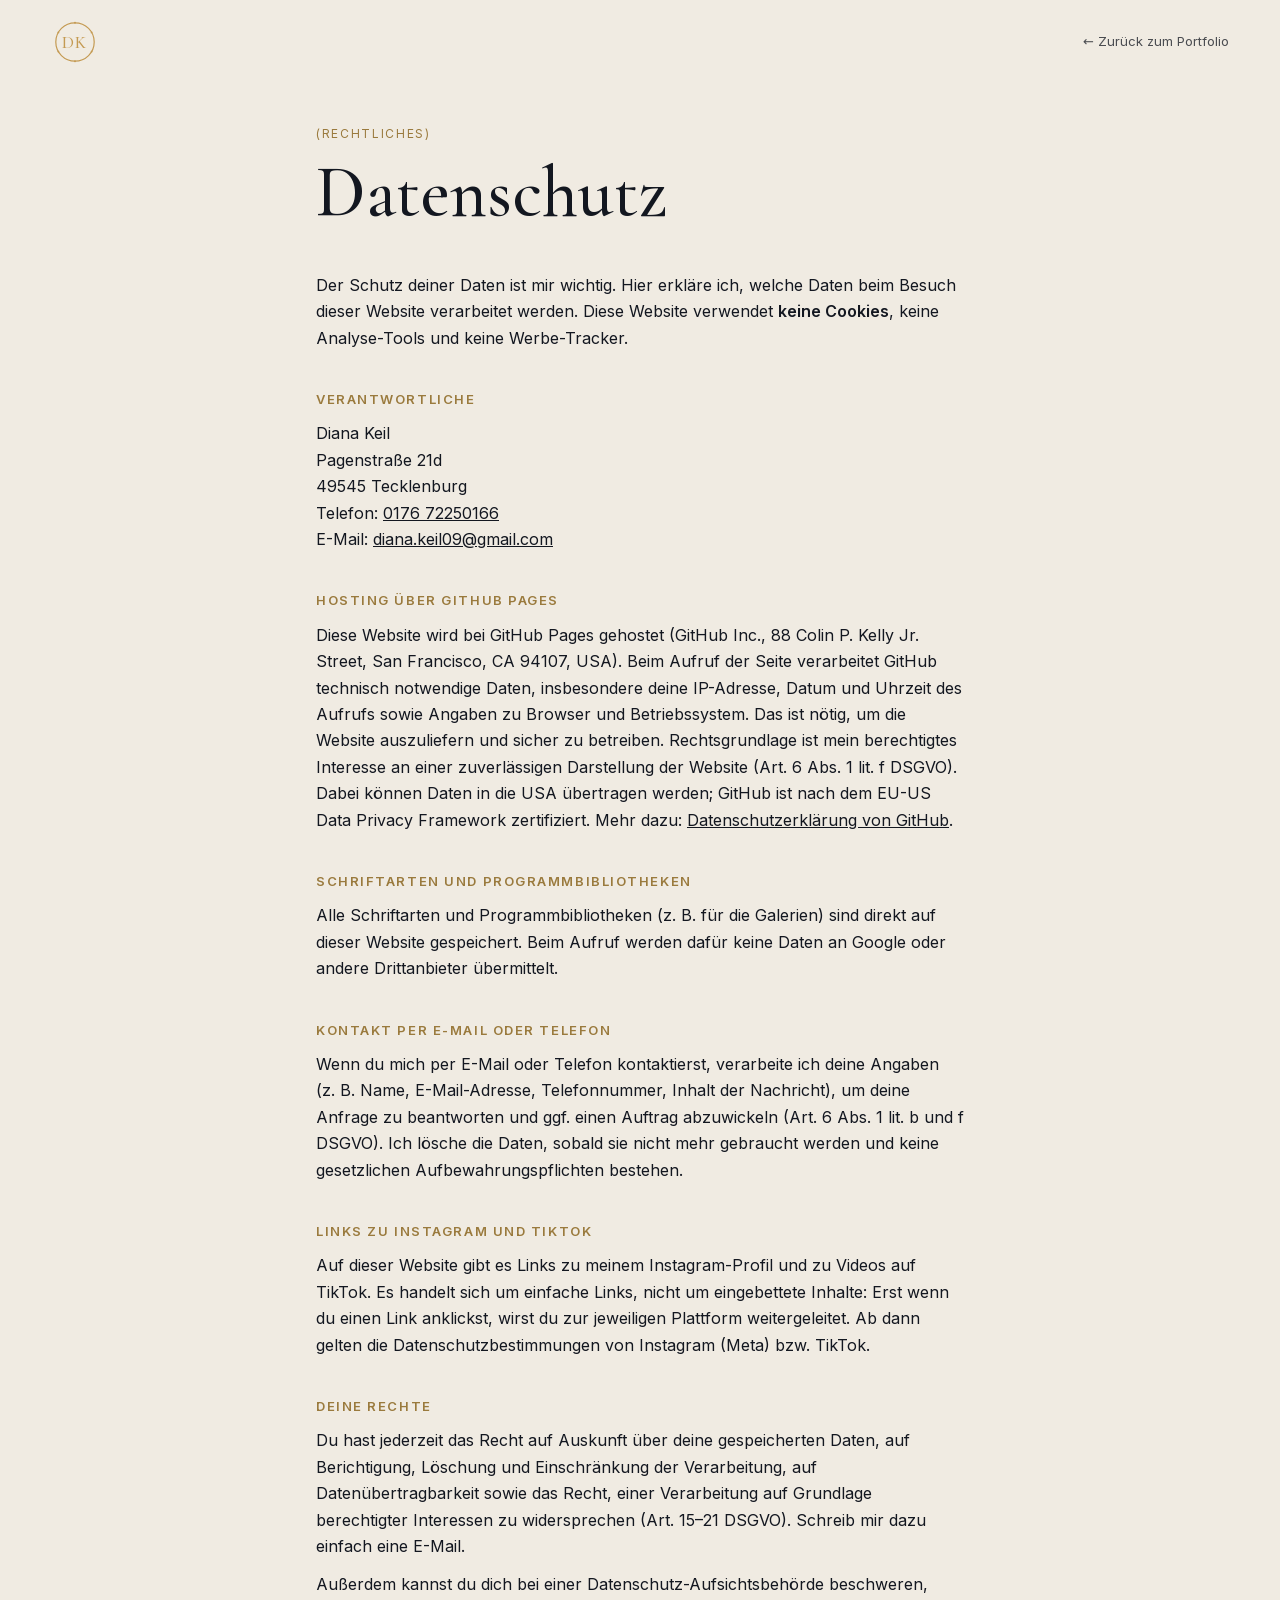
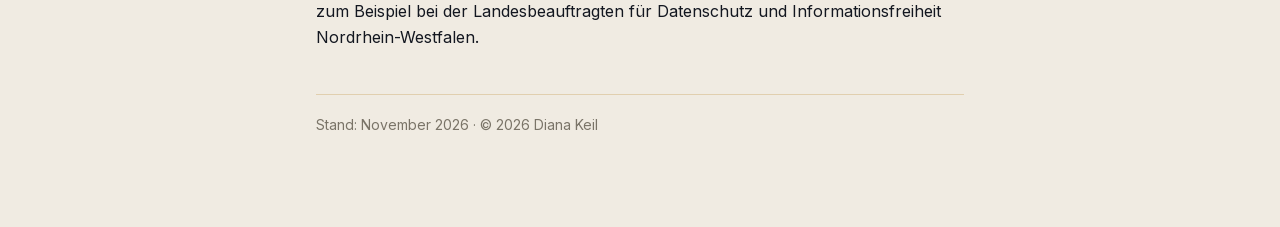
<file: datenschutz.html>
<!doctype html>
<html lang="de">
<head>
<meta charset="utf-8">
<meta name="viewport" content="width=device-width, initial-scale=1">
<title>Datenschutz – Diana Keil</title>
<meta name="robots" content="noindex">
<link rel="icon" href="img/favicon.svg" type="image/svg+xml">
<link href="fonts/fonts.css" rel="stylesheet">
<style>
  :root{ --bg:#f0ebe2; --fg:#131720; --muted:#7a7468; --gold:#c49a52; --gold-lo:#9a7a3d; }
  *{box-sizing:border-box;margin:0;padding:0}
  body{background:var(--bg);color:var(--fg);font-family:"Inter",system-ui,sans-serif;-webkit-font-smoothing:antialiased;line-height:1.65}
  a{color:inherit}
  .top{display:flex;align-items:center;justify-content:space-between;padding:18px 4vw}
  .logo{display:block;width:48px;height:48px}
  .logo svg{width:100%;height:100%;display:block;overflow:visible}
  .logo text{font-family:"Cormorant Garamond",Georgia,serif;font-weight:500;letter-spacing:.08em}
  .back{font-size:13px;text-decoration:none;opacity:.75}
  .back:hover{opacity:1;color:var(--gold-lo)}
  main{max-width:680px;margin:0 auto;padding:40px 16px 90px}
  .eyebrow{font-size:12px;letter-spacing:.14em;text-transform:uppercase;color:var(--gold-lo)}
  h1{font-family:"Cormorant Garamond",Georgia,serif;font-weight:500;font-size:clamp(44px,7vw,72px);line-height:1;margin:12px 0 44px}
  h2{font-size:13px;letter-spacing:.12em;text-transform:uppercase;color:var(--gold-lo);font-weight:600;margin:38px 0 10px}
  p{font-size:16px}
  .muted{color:var(--muted);font-size:14px}
  hr{border:0;border-top:1px solid rgba(196,154,82,.35);margin:44px 0 0}
</style>
</head>
<body>
<header class="top">
  <a class="logo" href="index.html" aria-label="Zur Startseite"><svg viewBox="0 0 200 200" fill="none" aria-hidden="true"><circle cx="100" cy="100" r="80" stroke="#c49a52" stroke-width="5"/><g fill="#c49a52"><circle cx="100" cy="20" r="4"/><circle cx="169.3" cy="60" r="4"/><circle cx="169.3" cy="140" r="4"/><circle cx="100" cy="180" r="4"/><circle cx="30.7" cy="140" r="4"/><circle cx="30.7" cy="60" r="4"/></g><text x="100" y="101" text-anchor="middle" dominant-baseline="central" font-size="74" fill="#c49a52">DK</text></svg></a>
  <a class="back" href="index.html">← Zurück zum Portfolio</a>
</header>

<main>
  <div class="eyebrow">(Rechtliches)</div>
  <h1>Datenschutz</h1>

  <p>Der Schutz deiner Daten ist mir wichtig. Hier erkläre ich, welche Daten beim Besuch dieser Website verarbeitet werden. Diese Website verwendet <strong>keine Cookies</strong>, keine Analyse-Tools und keine Werbe-Tracker.</p>

  <h2>Verantwortliche</h2>
  <p>Diana Keil<br>Pagenstraße 21d<br>49545 Tecklenburg<br>
     Telefon: <a href="tel:+4917672250166">0176 72250166</a><br>
     E-Mail: <a href="mailto:diana.keil09@gmail.com">diana.keil09@gmail.com</a></p>

  <h2>Hosting über GitHub Pages</h2>
  <p>Diese Website wird bei GitHub Pages gehostet (GitHub Inc., 88 Colin P. Kelly Jr. Street, San Francisco, CA 94107, USA). Beim Aufruf der Seite verarbeitet GitHub technisch notwendige Daten, insbesondere deine IP-Adresse, Datum und Uhrzeit des Aufrufs sowie Angaben zu Browser und Betriebssystem. Das ist nötig, um die Website auszuliefern und sicher zu betreiben. Rechtsgrundlage ist mein berechtigtes Interesse an einer zuverlässigen Darstellung der Website (Art. 6 Abs. 1 lit. f DSGVO). Dabei können Daten in die USA übertragen werden; GitHub ist nach dem EU-US Data Privacy Framework zertifiziert. Mehr dazu: <a href="https://docs.github.com/de/site-policy/privacy-policies/github-general-privacy-statement" target="_blank" rel="noopener">Datenschutzerklärung von GitHub</a>.</p>

  <h2>Schriftarten und Programmbibliotheken</h2>
  <p>Alle Schriftarten und Programmbibliotheken (z.&nbsp;B. für die Galerien) sind direkt auf dieser Website gespeichert. Beim Aufruf werden dafür keine Daten an Google oder andere Drittanbieter übermittelt.</p>

  <h2>Kontakt per E-Mail oder Telefon</h2>
  <p>Wenn du mich per E-Mail oder Telefon kontaktierst, verarbeite ich deine Angaben (z.&nbsp;B. Name, E-Mail-Adresse, Telefonnummer, Inhalt der Nachricht), um deine Anfrage zu beantworten und ggf. einen Auftrag abzuwickeln (Art. 6 Abs. 1 lit. b und f DSGVO). Ich lösche die Daten, sobald sie nicht mehr gebraucht werden und keine gesetzlichen Aufbewahrungspflichten bestehen.</p>

  <h2>Links zu Instagram und TikTok</h2>
  <p>Auf dieser Website gibt es Links zu meinem Instagram-Profil und zu Videos auf TikTok. Es handelt sich um einfache Links, nicht um eingebettete Inhalte: Erst wenn du einen Link anklickst, wirst du zur jeweiligen Plattform weitergeleitet. Ab dann gelten die Datenschutzbestimmungen von Instagram (Meta) bzw. TikTok.</p>

  <h2>Deine Rechte</h2>
  <p>Du hast jederzeit das Recht auf Auskunft über deine gespeicherten Daten, auf Berichtigung, Löschung und Einschränkung der Verarbeitung, auf Datenübertragbarkeit sowie das Recht, einer Verarbeitung auf Grundlage berechtigter Interessen zu widersprechen (Art. 15–21 DSGVO). Schreib mir dazu einfach eine E-Mail.</p>
  <p style="margin-top:12px">Außerdem kannst du dich bei einer Datenschutz-Aufsichtsbehörde beschweren, zum Beispiel bei der Landesbeauftragten für Datenschutz und Informationsfreiheit Nordrhein-Westfalen.</p>

  <hr>
  <p class="muted" style="margin-top:18px">Stand: November 2026 · © <span id="y"></span> Diana Keil</p>
</main>
<script>document.getElementById("y").textContent = new Date().getFullYear();</script>
</body>
</html>
</file>
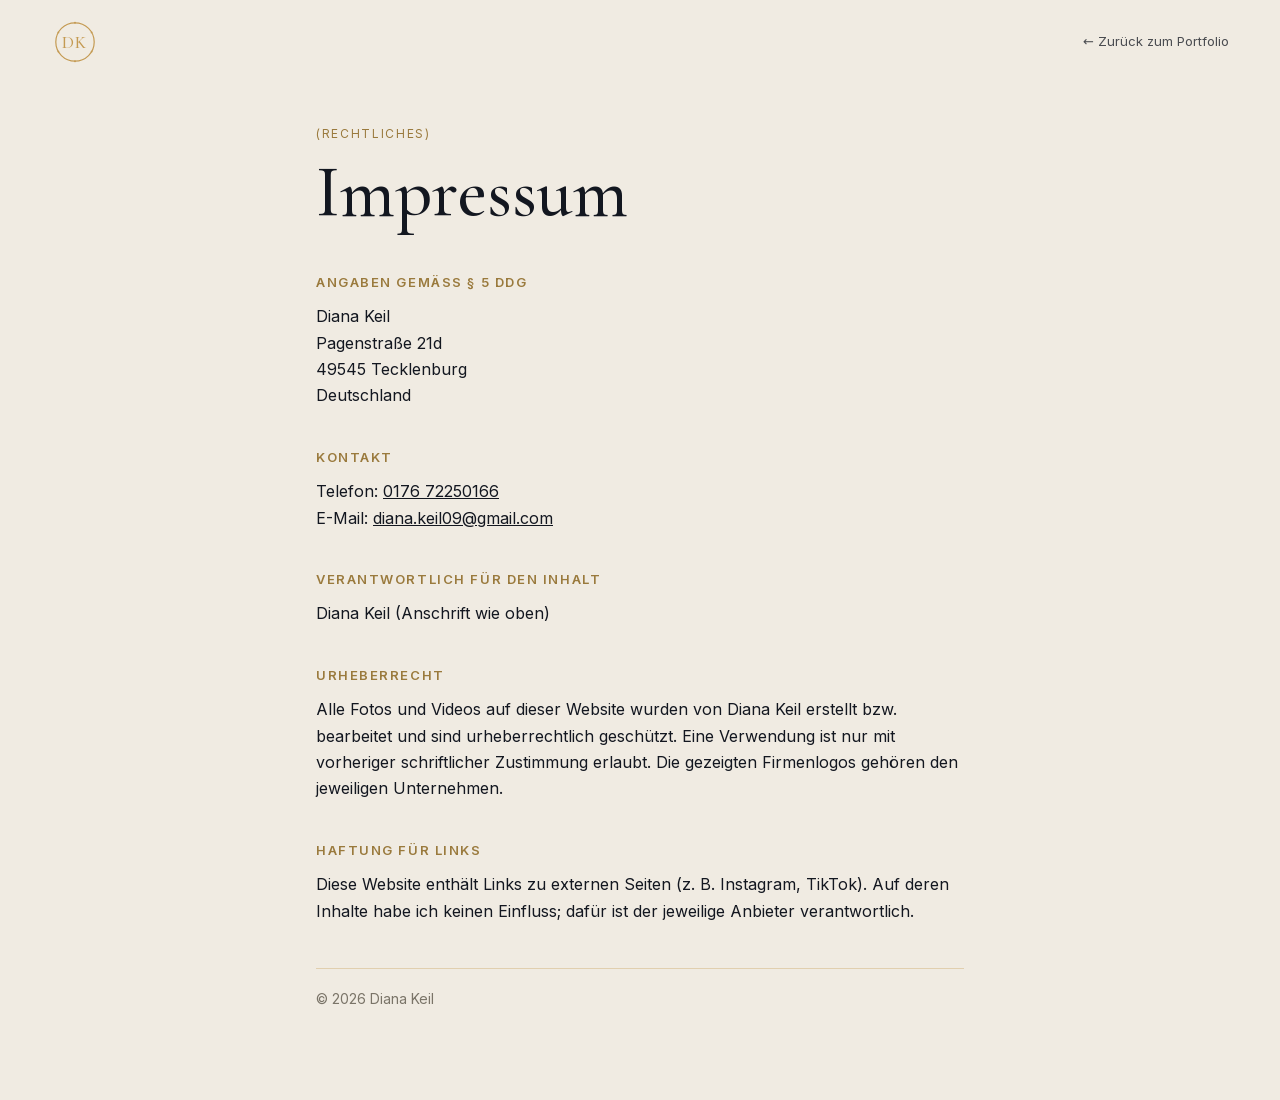
<file: impressum.html>
<!doctype html>
<html lang="de">
<head>
<meta charset="utf-8">
<meta name="viewport" content="width=device-width, initial-scale=1">
<title>Impressum – Diana Keil</title>
<meta name="robots" content="noindex">
<link rel="icon" href="img/favicon.svg" type="image/svg+xml">
<link href="fonts/fonts.css" rel="stylesheet">
<style>
  :root{ --bg:#f0ebe2; --fg:#131720; --muted:#7a7468; --gold:#c49a52; --gold-lo:#9a7a3d; }
  *{box-sizing:border-box;margin:0;padding:0}
  body{background:var(--bg);color:var(--fg);font-family:"Inter",system-ui,sans-serif;-webkit-font-smoothing:antialiased;line-height:1.65}
  a{color:inherit}
  .top{display:flex;align-items:center;justify-content:space-between;padding:18px 4vw}
  .logo{display:block;width:48px;height:48px}
  .logo svg{width:100%;height:100%;display:block;overflow:visible}
  .logo text{font-family:"Cormorant Garamond",Georgia,serif;font-weight:500;letter-spacing:.08em}
  .back{font-size:13px;text-decoration:none;opacity:.75}
  .back:hover{opacity:1;color:var(--gold-lo)}
  main{max-width:680px;margin:0 auto;padding:40px 16px 90px}
  .eyebrow{font-size:12px;letter-spacing:.14em;text-transform:uppercase;color:var(--gold-lo)}
  h1{font-family:"Cormorant Garamond",Georgia,serif;font-weight:500;font-size:clamp(44px,7vw,72px);line-height:1;margin:12px 0 44px}
  h2{font-size:13px;letter-spacing:.12em;text-transform:uppercase;color:var(--gold-lo);font-weight:600;margin:38px 0 10px}
  p{font-size:16px}
  .muted{color:var(--muted);font-size:14px}
  hr{border:0;border-top:1px solid rgba(196,154,82,.35);margin:44px 0 0}
</style>
</head>
<body>
<header class="top">
  <a class="logo" href="index.html" aria-label="Zur Startseite"><svg viewBox="0 0 200 200" fill="none" aria-hidden="true"><circle cx="100" cy="100" r="80" stroke="#c49a52" stroke-width="5"/><g fill="#c49a52"><circle cx="100" cy="20" r="4"/><circle cx="169.3" cy="60" r="4"/><circle cx="169.3" cy="140" r="4"/><circle cx="100" cy="180" r="4"/><circle cx="30.7" cy="140" r="4"/><circle cx="30.7" cy="60" r="4"/></g><text x="100" y="101" text-anchor="middle" dominant-baseline="central" font-size="74" fill="#c49a52">DK</text></svg></a>
  <a class="back" href="index.html">← Zurück zum Portfolio</a>
</header>

<main>
  <div class="eyebrow">(Rechtliches)</div>
  <h1>Impressum</h1>

  <h2>Angaben gemäß § 5 DDG</h2>
  <p>Diana Keil<br>
     Pagenstraße 21d<br>
     49545 Tecklenburg<br>
     Deutschland</p>

  <h2>Kontakt</h2>
  <p>Telefon: <a href="tel:+4917672250166">0176 72250166</a><br>
     E-Mail: <a href="mailto:diana.keil09@gmail.com">diana.keil09@gmail.com</a></p>

  <h2>Verantwortlich für den Inhalt</h2>
  <p>Diana Keil (Anschrift wie oben)</p>

  <h2>Urheberrecht</h2>
  <p>Alle Fotos und Videos auf dieser Website wurden von Diana Keil erstellt bzw. bearbeitet und sind urheberrechtlich geschützt. Eine Verwendung ist nur mit vorheriger schriftlicher Zustimmung erlaubt. Die gezeigten Firmenlogos gehören den jeweiligen Unternehmen.</p>

  <h2>Haftung für Links</h2>
  <p>Diese Website enthält Links zu externen Seiten (z.&nbsp;B. Instagram, TikTok). Auf deren Inhalte habe ich keinen Einfluss; dafür ist der jeweilige Anbieter verantwortlich.</p>

  <hr>
  <p class="muted" style="margin-top:18px">© <span id="y"></span> Diana Keil</p>
</main>
<script>document.getElementById("y").textContent = new Date().getFullYear();</script>
</body>
</html>
</file>
<file: fonts/fonts.css>
/* latin-ext */
@font-face {
  font-family: 'Cormorant Garamond';
  font-style: italic;
  font-weight: 500;
  font-display: swap;
  src: url(CormorantGaramond-italic-latin-ext-0.woff2) format('woff2');
  unicode-range: U+0100-02BA, U+02BD-02C5, U+02C7-02CC, U+02CE-02D7, U+02DD-02FF, U+0304, U+0308, U+0329, U+1D00-1DBF, U+1E00-1E9F, U+1EF2-1EFF, U+2020, U+20A0-20AB, U+20AD-20C4, U+2113, U+2C60-2C7F, U+A720-A7FF;
}
/* latin */
@font-face {
  font-family: 'Cormorant Garamond';
  font-style: italic;
  font-weight: 500;
  font-display: swap;
  src: url(CormorantGaramond-italic-latin-1.woff2) format('woff2');
  unicode-range: U+0000-00FF, U+0131, U+0152-0153, U+02BB-02BC, U+02C6, U+02DA, U+02DC, U+0304, U+0308, U+0329, U+2000-206F, U+20AC, U+2122, U+2191, U+2193, U+2212, U+2215, U+FEFF, U+FFFD;
}
/* latin-ext */
@font-face {
  font-family: 'Cormorant Garamond';
  font-style: normal;
  font-weight: 300;
  font-display: swap;
  src: url(CormorantGaramond-normal-latin-ext-2.woff2) format('woff2');
  unicode-range: U+0100-02BA, U+02BD-02C5, U+02C7-02CC, U+02CE-02D7, U+02DD-02FF, U+0304, U+0308, U+0329, U+1D00-1DBF, U+1E00-1E9F, U+1EF2-1EFF, U+2020, U+20A0-20AB, U+20AD-20C4, U+2113, U+2C60-2C7F, U+A720-A7FF;
}
/* latin */
@font-face {
  font-family: 'Cormorant Garamond';
  font-style: normal;
  font-weight: 300;
  font-display: swap;
  src: url(CormorantGaramond-normal-latin-3.woff2) format('woff2');
  unicode-range: U+0000-00FF, U+0131, U+0152-0153, U+02BB-02BC, U+02C6, U+02DA, U+02DC, U+0304, U+0308, U+0329, U+2000-206F, U+20AC, U+2122, U+2191, U+2193, U+2212, U+2215, U+FEFF, U+FFFD;
}
/* latin-ext */
@font-face {
  font-family: 'Cormorant Garamond';
  font-style: normal;
  font-weight: 400;
  font-display: swap;
  src: url(CormorantGaramond-normal-latin-ext-2.woff2) format('woff2');
  unicode-range: U+0100-02BA, U+02BD-02C5, U+02C7-02CC, U+02CE-02D7, U+02DD-02FF, U+0304, U+0308, U+0329, U+1D00-1DBF, U+1E00-1E9F, U+1EF2-1EFF, U+2020, U+20A0-20AB, U+20AD-20C4, U+2113, U+2C60-2C7F, U+A720-A7FF;
}
/* latin */
@font-face {
  font-family: 'Cormorant Garamond';
  font-style: normal;
  font-weight: 400;
  font-display: swap;
  src: url(CormorantGaramond-normal-latin-3.woff2) format('woff2');
  unicode-range: U+0000-00FF, U+0131, U+0152-0153, U+02BB-02BC, U+02C6, U+02DA, U+02DC, U+0304, U+0308, U+0329, U+2000-206F, U+20AC, U+2122, U+2191, U+2193, U+2212, U+2215, U+FEFF, U+FFFD;
}
/* latin-ext */
@font-face {
  font-family: 'Cormorant Garamond';
  font-style: normal;
  font-weight: 500;
  font-display: swap;
  src: url(CormorantGaramond-normal-latin-ext-2.woff2) format('woff2');
  unicode-range: U+0100-02BA, U+02BD-02C5, U+02C7-02CC, U+02CE-02D7, U+02DD-02FF, U+0304, U+0308, U+0329, U+1D00-1DBF, U+1E00-1E9F, U+1EF2-1EFF, U+2020, U+20A0-20AB, U+20AD-20C4, U+2113, U+2C60-2C7F, U+A720-A7FF;
}
/* latin */
@font-face {
  font-family: 'Cormorant Garamond';
  font-style: normal;
  font-weight: 500;
  font-display: swap;
  src: url(CormorantGaramond-normal-latin-3.woff2) format('woff2');
  unicode-range: U+0000-00FF, U+0131, U+0152-0153, U+02BB-02BC, U+02C6, U+02DA, U+02DC, U+0304, U+0308, U+0329, U+2000-206F, U+20AC, U+2122, U+2191, U+2193, U+2212, U+2215, U+FEFF, U+FFFD;
}
/* latin-ext */
@font-face {
  font-family: 'Cormorant Garamond';
  font-style: normal;
  font-weight: 600;
  font-display: swap;
  src: url(CormorantGaramond-normal-latin-ext-2.woff2) format('woff2');
  unicode-range: U+0100-02BA, U+02BD-02C5, U+02C7-02CC, U+02CE-02D7, U+02DD-02FF, U+0304, U+0308, U+0329, U+1D00-1DBF, U+1E00-1E9F, U+1EF2-1EFF, U+2020, U+20A0-20AB, U+20AD-20C4, U+2113, U+2C60-2C7F, U+A720-A7FF;
}
/* latin */
@font-face {
  font-family: 'Cormorant Garamond';
  font-style: normal;
  font-weight: 600;
  font-display: swap;
  src: url(CormorantGaramond-normal-latin-3.woff2) format('woff2');
  unicode-range: U+0000-00FF, U+0131, U+0152-0153, U+02BB-02BC, U+02C6, U+02DA, U+02DC, U+0304, U+0308, U+0329, U+2000-206F, U+20AC, U+2122, U+2191, U+2193, U+2212, U+2215, U+FEFF, U+FFFD;
}
/* latin-ext */
@font-face {
  font-family: 'Inter';
  font-style: normal;
  font-weight: 400;
  font-display: swap;
  src: url(Inter-normal-latin-ext-4.woff2) format('woff2');
  unicode-range: U+0100-02BA, U+02BD-02C5, U+02C7-02CC, U+02CE-02D7, U+02DD-02FF, U+0304, U+0308, U+0329, U+1D00-1DBF, U+1E00-1E9F, U+1EF2-1EFF, U+2020, U+20A0-20AB, U+20AD-20C4, U+2113, U+2C60-2C7F, U+A720-A7FF;
}
/* latin */
@font-face {
  font-family: 'Inter';
  font-style: normal;
  font-weight: 400;
  font-display: swap;
  src: url(Inter-normal-latin-5.woff2) format('woff2');
  unicode-range: U+0000-00FF, U+0131, U+0152-0153, U+02BB-02BC, U+02C6, U+02DA, U+02DC, U+0304, U+0308, U+0329, U+2000-206F, U+20AC, U+2122, U+2191, U+2193, U+2212, U+2215, U+FEFF, U+FFFD;
}
/* latin-ext */
@font-face {
  font-family: 'Inter';
  font-style: normal;
  font-weight: 600;
  font-display: swap;
  src: url(Inter-normal-latin-ext-4.woff2) format('woff2');
  unicode-range: U+0100-02BA, U+02BD-02C5, U+02C7-02CC, U+02CE-02D7, U+02DD-02FF, U+0304, U+0308, U+0329, U+1D00-1DBF, U+1E00-1E9F, U+1EF2-1EFF, U+2020, U+20A0-20AB, U+20AD-20C4, U+2113, U+2C60-2C7F, U+A720-A7FF;
}
/* latin */
@font-face {
  font-family: 'Inter';
  font-style: normal;
  font-weight: 600;
  font-display: swap;
  src: url(Inter-normal-latin-5.woff2) format('woff2');
  unicode-range: U+0000-00FF, U+0131, U+0152-0153, U+02BB-02BC, U+02C6, U+02DA, U+02DC, U+0304, U+0308, U+0329, U+2000-206F, U+20AC, U+2122, U+2191, U+2193, U+2212, U+2215, U+FEFF, U+FFFD;
}
</file>
